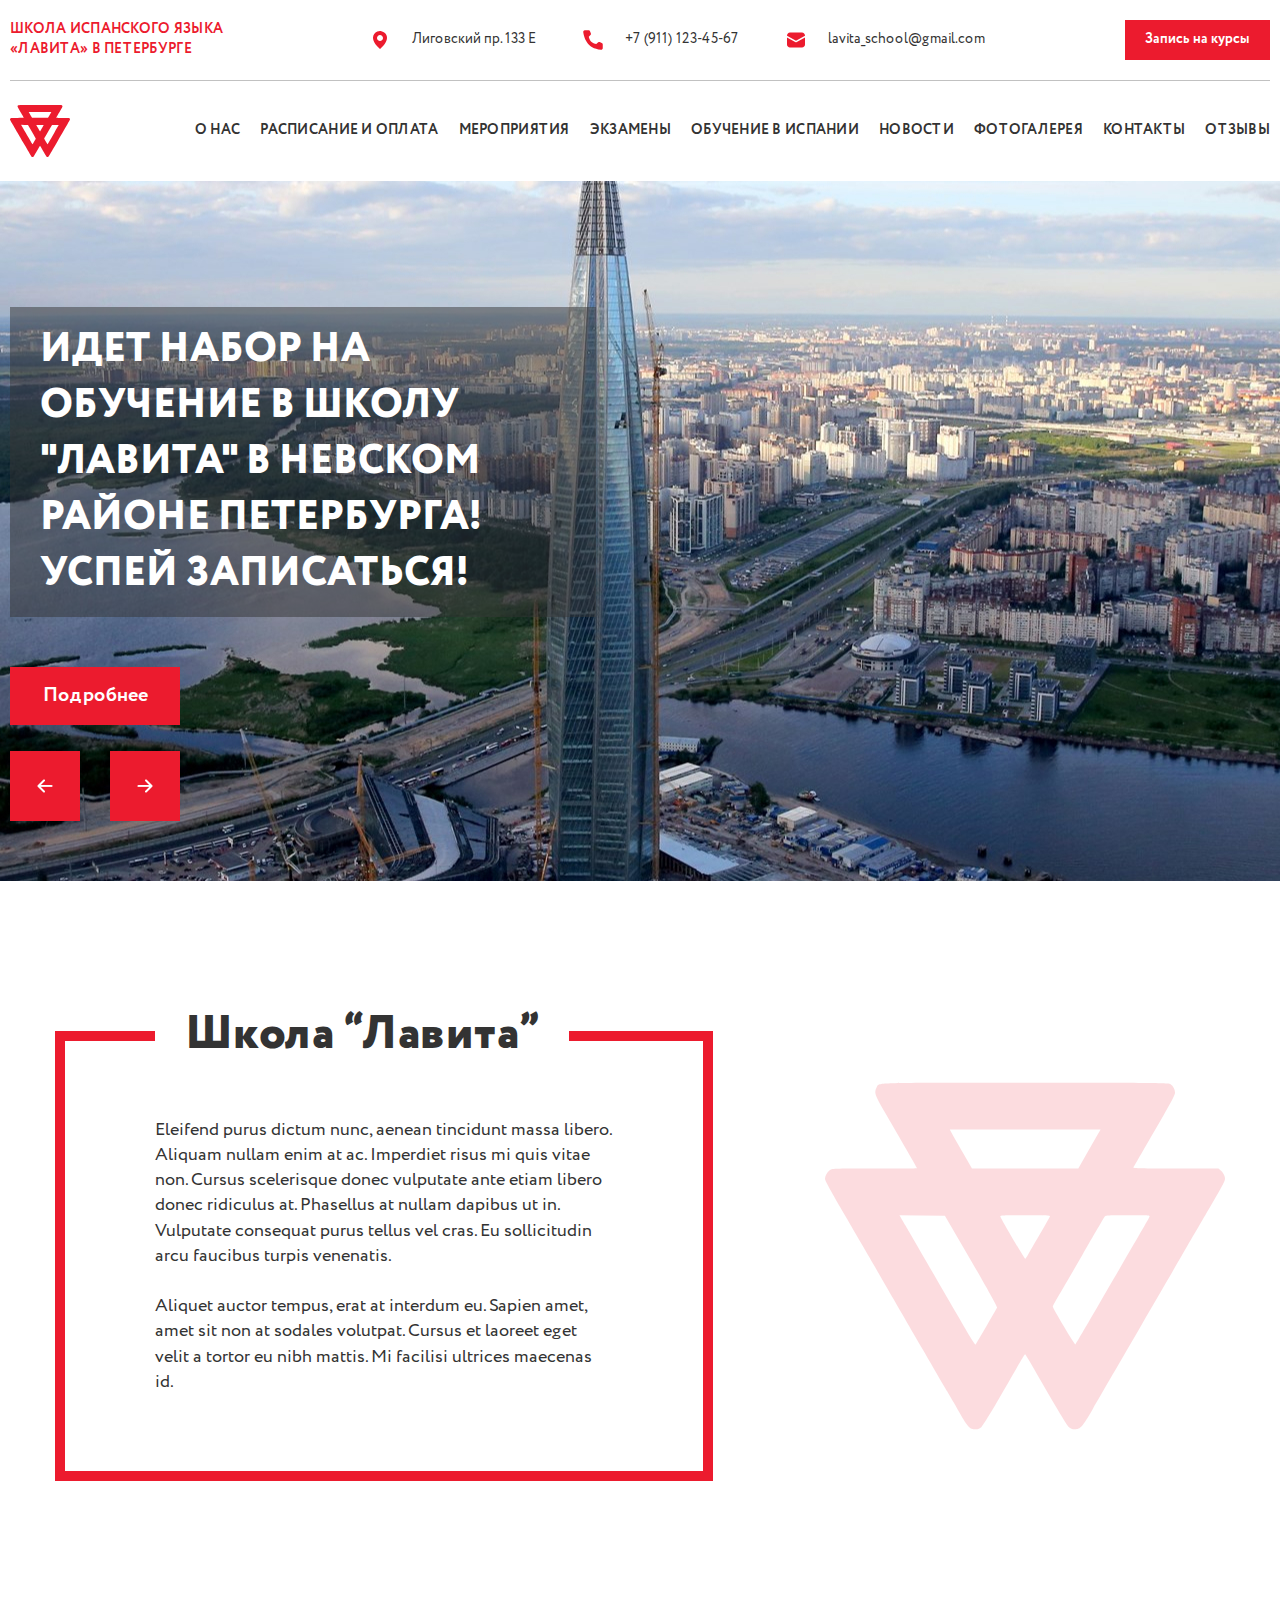
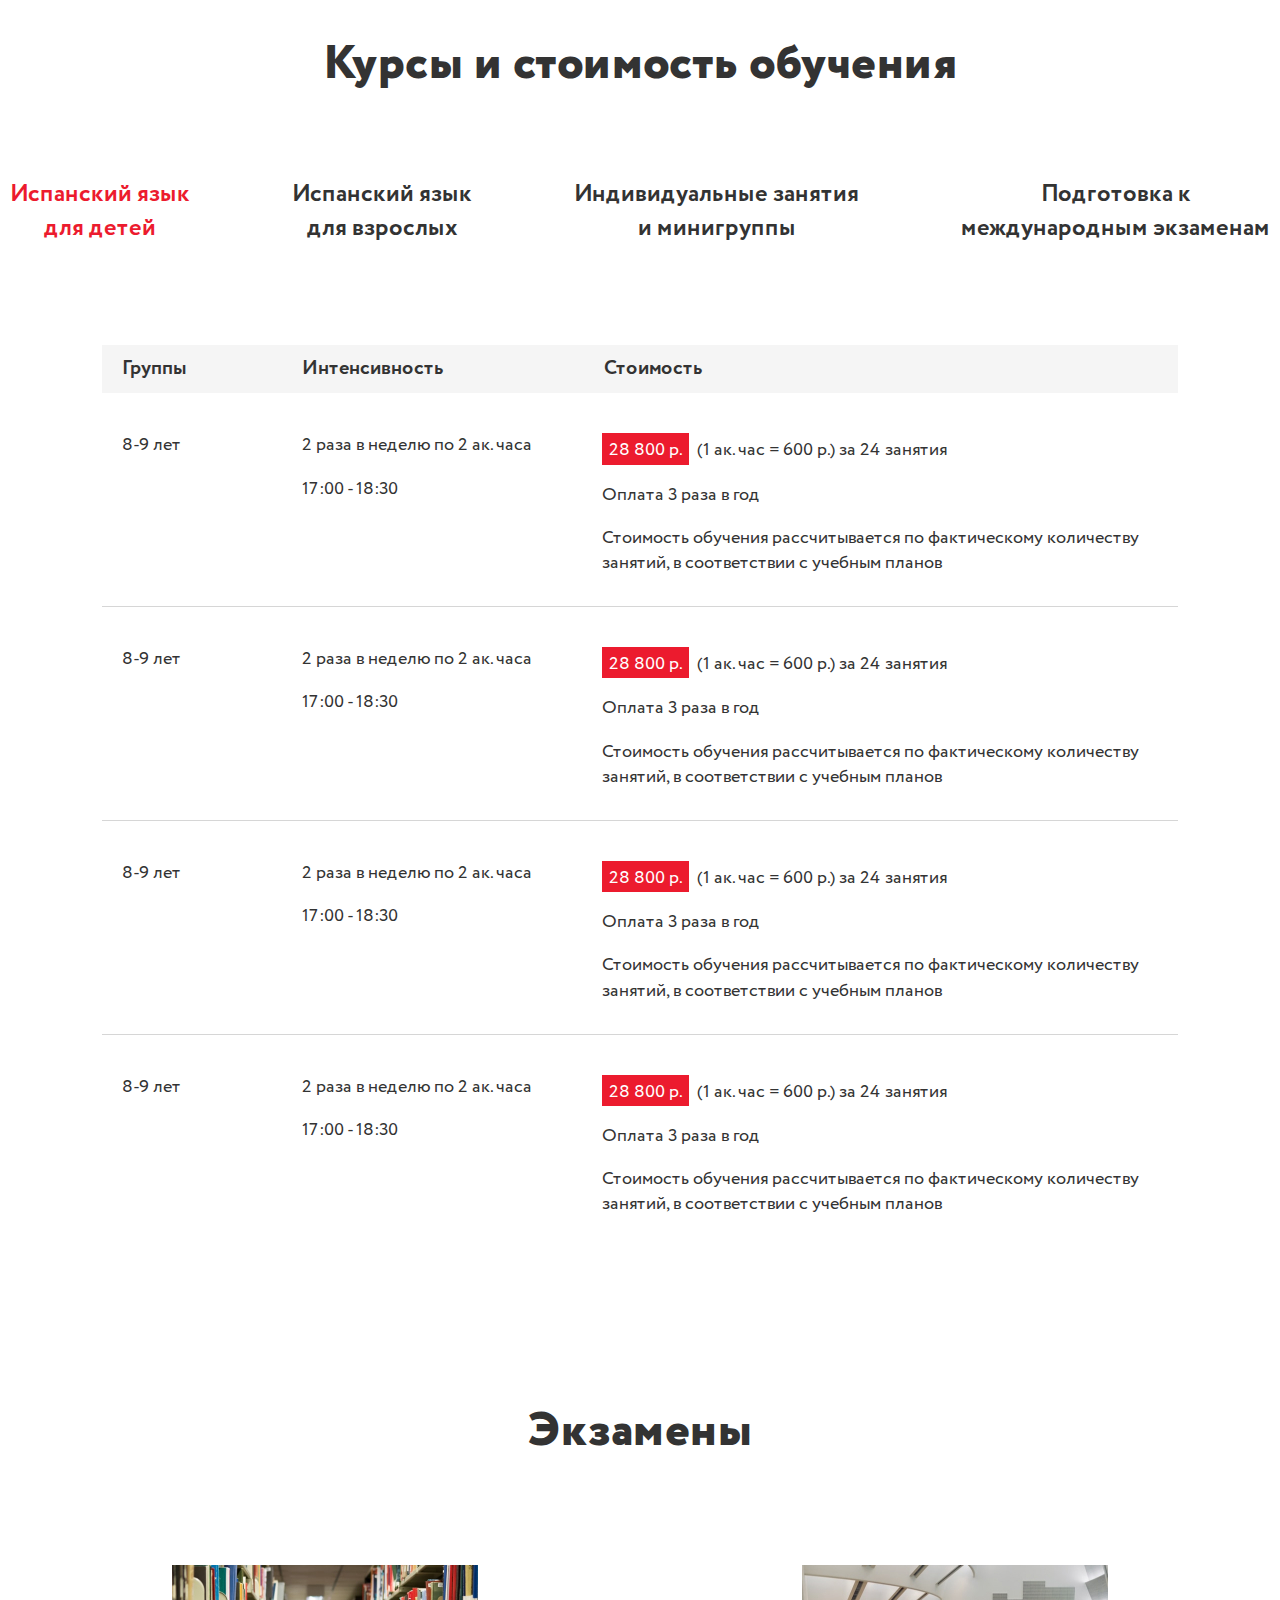
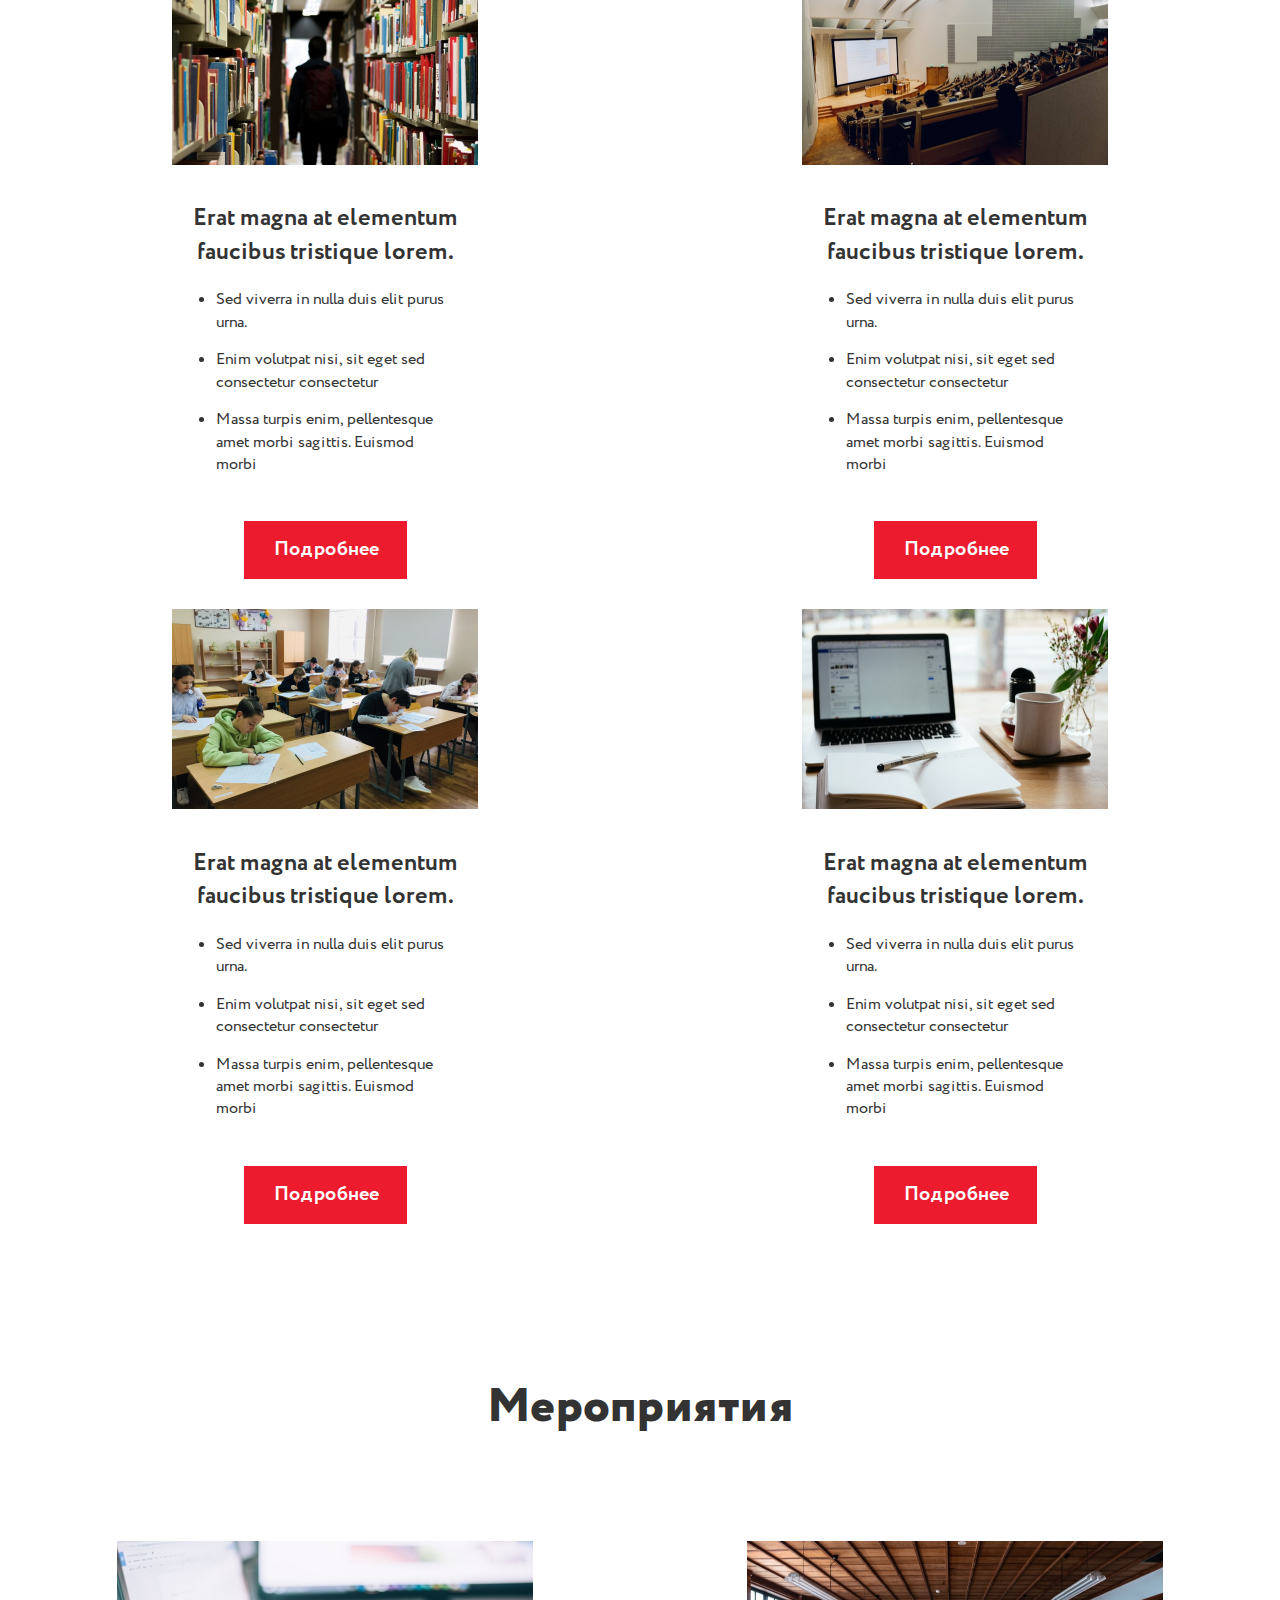
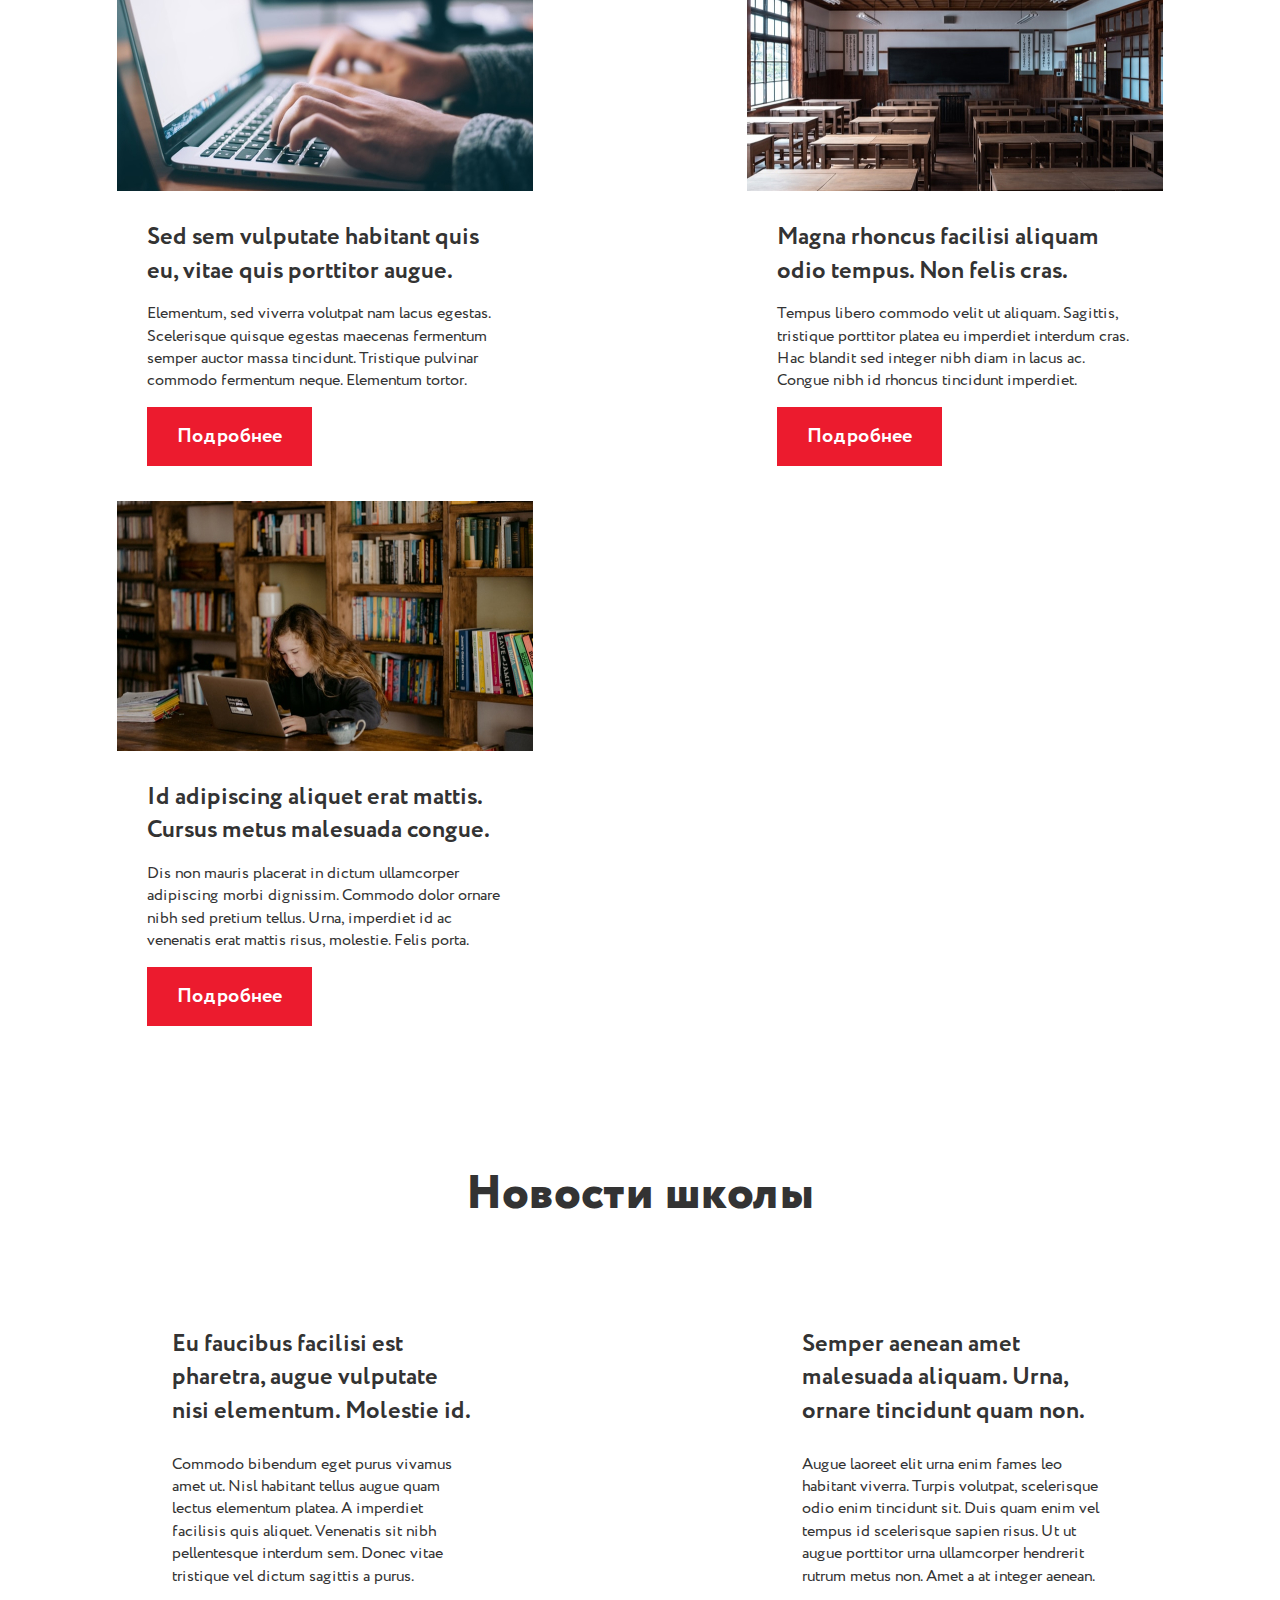
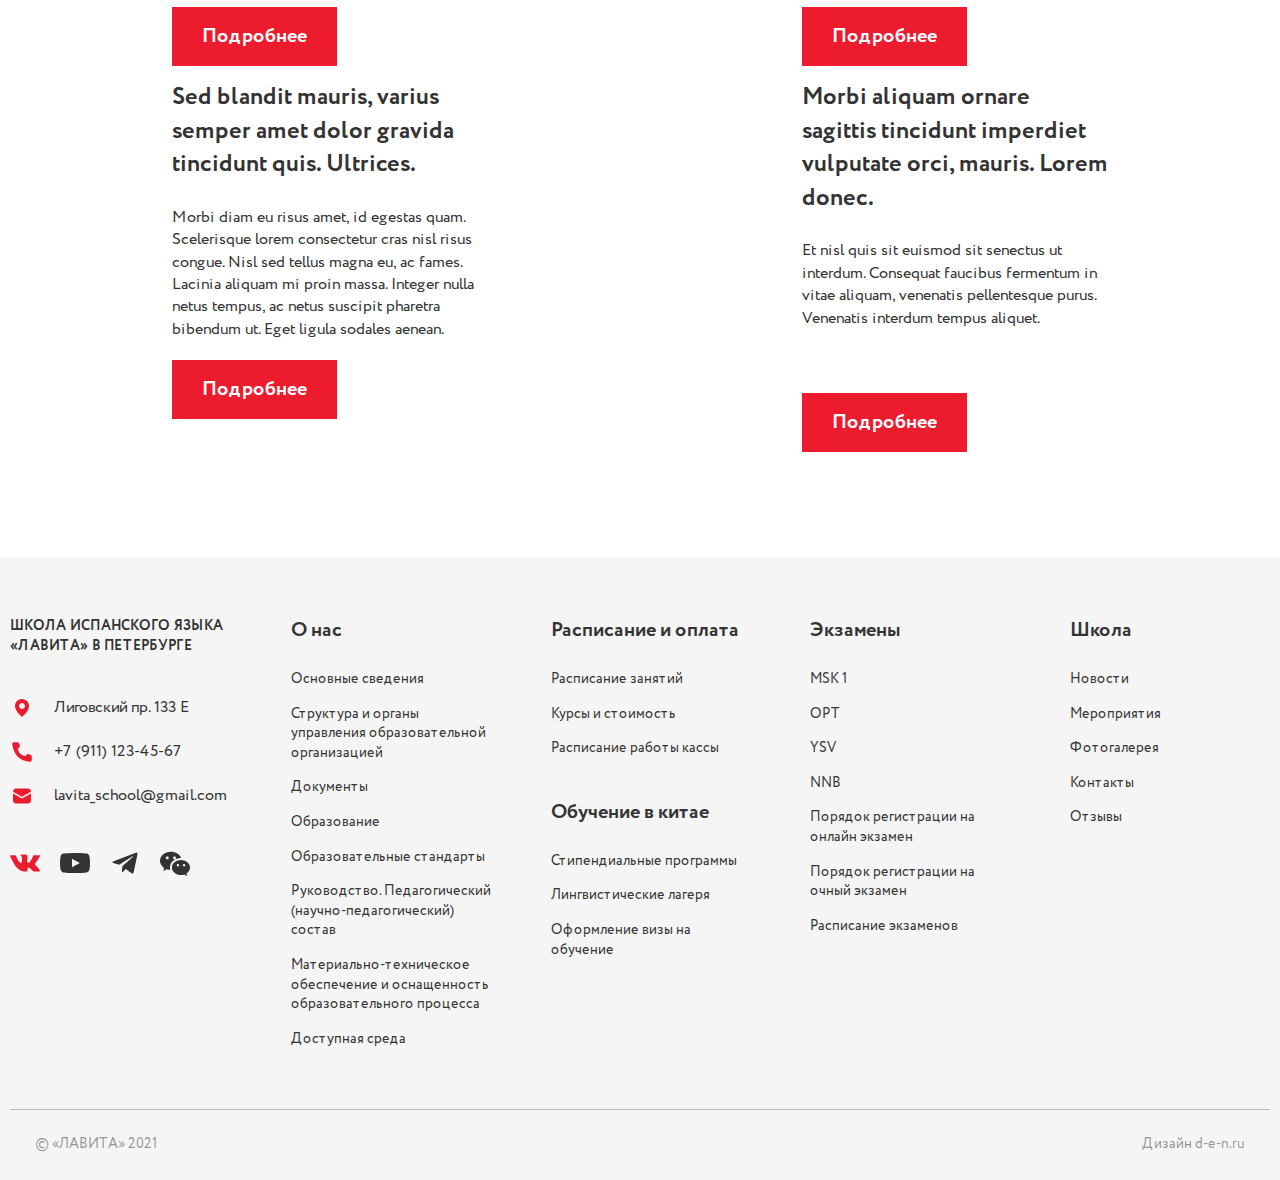
<file: index.html>
<!DOCTYPE html>
<html lang="ru">
<head>
    <meta charset="UTF-8">
    <meta http-equiv="X-UA-Compatible" content="IE=edge">
    <meta name="viewport" content="width=device-width, initial-scale=1.0">
    <title>Language School Home</title>
    <link rel="stylesheet" href="https://cdn.jsdelivr.net/npm/swiper@9/swiper-bundle.min.css" />
    <link rel="stylesheet" href="assets/css/fonts.css">
    <link rel="stylesheet" href="assets/css/style.css">
</head>
<body>
    <div class="wrapper">
        <header class="header">
            <div class="container">
                <div class="header__inner">
                    <div class="header__top">
                        <p class="header__top-name">ШКОЛА испанского ЯЗЫКА «ЛаВИта» в петербурге</p>
                        <div class="header__contacts">
                            <p class="header__contacts-text">
                                <img src="assets/images/location.svg" class="header__contacts-img">
                                Лиговский пр. 133 Е
                            </p>
                            <p class="header__contacts-text">
                                <img src="assets/images/phone.svg" class="header__contacts-img">
                                <a href="tel:79111234567" class="header__contacts-link">+7 (911) 123-45-67</a>
                            </p>
                            <p class="header__contacts-text">
                                <img src="assets/images/mail.svg" class="header__contacts-img">
                                lavita_school@gmail.com
                            </p>
                        </div>
                        <a href="#" class="header__top-link">Запись на курсы</a>
                    </div>
                    <div class="header__bottom">
                        <a href="index.html" class="header__logo">
                            <img src="assets/images/logo.svg" class="header__logo-img">
                        </a>
                        <button class="burger-btn" id="burger-btn-open">
                            <span class="burger-span"></span>
                            <span class="burger-span"></span>
                            <span class="burger-span"></span>
                        </button>
                        <ul class="header__list">
                            <li class="header__list-item"><a href="#" class="header__list-link">О нас</a></li>
                            <li class="header__list-item"><a href="#" class="header__list-link">Расписание и оплата</a></li>
                            <li class="header__list-item"><a href="#" class="header__list-link">Мероприятия</a></li>
                            <li class="header__list-item"><a href="#" class="header__list-link">Экзамены</a></li>
                            <li class="header__list-item"><a href="service.html" class="header__list-link">Обучение в испании</a></li>
                            <li class="header__list-item"><a href="#" class="header__list-link">Новости</a></li>
                            <li class="header__list-item"><a href="content.html" class="header__list-link">Фотогалерея</a></li>
                            <li class="header__list-item"><a href="contacts.html" class="header__list-link">Контакты</a></li>
                            <li class="header__list-item"><a href="content.html" class="header__list-link">Отзывы</a></li>
                        </ul>
                    </div>
                </div>
            </div>
        </header>
        <main class="main">
            <section class="burger__menu" id="burger__menu">
                <div class="burger__inner">
                    <button class="burger__menu-btn" id="burger-btn-hide">
                        <img src="assets/images/hide.svg" class="burger__menu-img">
                    </button>
                    <a href="service.html" class="burger-link">Обучение в испании</a>
                    <a href="contacts.html" class="burger-link">Контакты</a>
                    <a href="content.html" class="burger-link">Фотогалерея</a>
                </div>
            </section>
            <section class="firstScreen">
                <div class="swiper mySwiper">

                    <div class="swiper-wrapper">
                        <div class="swiper-slide slide-1">
                            <div class="container">
                                <div class="slide-1__textBox">
                                    <h1 class="slide-1-title">ИДЕТ НАБОР НА ОБУЧЕНИЕ В ШКОЛУ "ЛАВИТА" В НЕВСКОМ РАЙОНЕ ПЕТЕРБУРГА! УСПЕЙ ЗАПИСАТЬСЯ!</h1>
                                </div>
                                <a href="#" class="slide-1-link">Подробнее</a>
                            </div>
                        </div>
                        <div class="swiper-slide slide-1">
                            <div class="container">
                                <div class="slide-1__textBox">
                                    <h1 class="slide-1-title">ИДЕТ НАБОР НА ОБУЧЕНИЕ В ШКОЛУ "ЛАВИТА" В НЕВСКОМ РАЙОНЕ ПЕТЕРБУРГА! УСПЕЙ ЗАПИСАТЬСЯ!</h1>
                                </div>
                                <a href="#" class="slide-1-link">Подробнее</a>
                            </div>
                        </div>
                    </div>
                    <div class="swiper-btn-prev"></div>
                    <div class="swiper-btn-next"></div>
                </div>
            </section>
            <section class="aboutUs">
                <div class="container">
                    <div class="aboutUs__inner">
                        <div class="aboutUs__textBox">
                            <h2 class="aboutUs__textBox-title">Школа “Лавита”</h2>
                            <p class="aboutUs__textBox-text">
                                Eleifend purus dictum nunc, aenean tincidunt massa libero. Aliquam nullam enim at ac. Imperdiet risus mi quis vitae non. Cursus scelerisque donec vulputate ante etiam libero donec ridiculus at. Phasellus at nullam dapibus ut in. Vulputate consequat purus tellus vel cras. Eu sollicitudin arcu faucibus turpis venenatis.
                                <br><br>
                                Aliquet auctor tempus, erat at interdum eu. Sapien amet, amet sit non at sodales volutpat. Cursus et laoreet eget velit a tortor eu nibh mattis. Mi facilisi ultrices maecenas id.
                            </p>
                        </div>
                        <img src="assets/images/big-Logo.svg" class="aboutUs-img">
                    </div>
                </div>
            </section>
            <section class="tabs">
                <div class="container">
                    <div class="tabs__inner">
                        <h2 class="tabs-title">Курсы и стоимость обучения</h2>
                        <div class="tabs__btnBox">
                            <button data-button="content-1" class="tabs__btnBox-btn --active-btn">Испанский язык<br>для детей</button>
                            <button data-button="content-2" class="tabs__btnBox-btn">Испанский язык<br>для взрослых</button>
                            <button data-button="content-3" class="tabs__btnBox-btn">Индивидуальные занятия<br>и минигруппы</button>
                            <button data-button="content-4" class="tabs__btnBox-btn">Подготовка к<br>международным экзаменам</button>
                        </div>
                        <div class="tabs__contentBox">
                            <div class="tabs__content-table">
                                <p class="tabs__content-table-name">Группы</p>
                                <p class="tabs__content-table-name">Интенсивность</p>
                                <p class="tabs__content-table-name">Стоимость</p>
                            </div>
                            <div id="content-1" class="tabs__content --active-content">
                                <div class="tabs__content-card">
                                    <div class="tabs__old">
                                        <p class="tabs__old-text">8-9 лет</p>
                                    </div>
                                    <div class="tabs__intensity">
                                        <p class="tabs__intensity-text">2 раза в неделю по 2 ак. часа</p>
                                        <p class="tabs__intensity-text">17:00 - 18:30</p>
                                    </div>
                                    <div class="tabs__price">
                                        <p class="tabs__price-text"><span class="tabs__price-price">28 800 р.</span>(1 ак. час = 600 р.) за 24 занятия</p>
                                        <p class="tabs__price-text">Оплата 3 раза в год</p>
                                        <p class="tabs__price-text">Стоимость обучения рассчитывается по фактическому количеству занятий, в соответствии с учебным планов</p>
                                    </div>
                                </div>
                                <div class="tabs__content-card">
                                    <div class="tabs__old">
                                        <p class="tabs__old-text">8-9 лет</p>
                                    </div>
                                    <div class="tabs__intensity">
                                        <p class="tabs__intensity-text">2 раза в неделю по 2 ак. часа</p>
                                        <p class="tabs__intensity-text">17:00 - 18:30</p>
                                    </div>
                                    <div class="tabs__price">
                                        <p class="tabs__price-text"><span class="tabs__price-price">28 800 р.</span>(1 ак. час = 600 р.) за 24 занятия</p>
                                        <p class="tabs__price-text">Оплата 3 раза в год</p>
                                        <p class="tabs__price-text">Стоимость обучения рассчитывается по фактическому количеству занятий, в соответствии с учебным планов</p>
                                    </div>
                                </div>
                                <div class="tabs__content-card">
                                    <div class="tabs__old">
                                        <p class="tabs__old-text">8-9 лет</p>
                                    </div>
                                    <div class="tabs__intensity">
                                        <p class="tabs__intensity-text">2 раза в неделю по 2 ак. часа</p>
                                        <p class="tabs__intensity-text">17:00 - 18:30</p>
                                    </div>
                                    <div class="tabs__price">
                                        <p class="tabs__price-text"><span class="tabs__price-price">28 800 р.</span>(1 ак. час = 600 р.) за 24 занятия</p>
                                        <p class="tabs__price-text">Оплата 3 раза в год</p>
                                        <p class="tabs__price-text">Стоимость обучения рассчитывается по фактическому количеству занятий, в соответствии с учебным планов</p>
                                    </div>
                                </div>
                                <div class="tabs__content-card">
                                    <div class="tabs__old">
                                        <p class="tabs__old-text">8-9 лет</p>
                                    </div>
                                    <div class="tabs__intensity">
                                        <p class="tabs__intensity-text">2 раза в неделю по 2 ак. часа</p>
                                        <p class="tabs__intensity-text">17:00 - 18:30</p>
                                    </div>
                                    <div class="tabs__price">
                                        <p class="tabs__price-text"><span class="tabs__price-price">28 800 р.</span>(1 ак. час = 600 р.) за 24 занятия</p>
                                        <p class="tabs__price-text">Оплата 3 раза в год</p>
                                        <p class="tabs__price-text">Стоимость обучения рассчитывается по фактическому количеству занятий, в соответствии с учебным планов</p>
                                    </div>
                                </div>
                            </div>
                            <div id="content-2" class="tabs__content">
                                <div class="tabs__content-card">
                                    <div class="tabs__old">
                                        <p class="tabs__old-text">8-9 лет</p>
                                    </div>
                                    <div class="tabs__intensity">
                                        <p class="tabs__intensity-text">2 раза в неделю по 2 ак. часа</p>
                                        <p class="tabs__intensity-text">17:00 - 18:30</p>
                                    </div>
                                    <div class="tabs__price">
                                        <p class="tabs__price-text"><span class="tabs__price-price">28 800 р.</span>(1 ак. час = 600 р.) за 24 занятия</p>
                                        <p class="tabs__price-text">Оплата 3 раза в год</p>
                                        <p class="tabs__price-text">Стоимость обучения рассчитывается по фактическому количеству занятий, в соответствии с учебным планов</p>
                                    </div>
                                </div>
                            </div>
                            <div id="content-3" class="tabs__content">
                                <div class="tabs__content-card">
                                    <div class="tabs__old">
                                        <p class="tabs__old-text">8-9 лет</p>
                                    </div>
                                    <div class="tabs__intensity">
                                        <p class="tabs__intensity-text">2 раза в неделю по 2 ак. часа</p>
                                        <p class="tabs__intensity-text">17:00 - 18:30</p>
                                    </div>
                                    <div class="tabs__price">
                                        <p class="tabs__price-text"><span class="tabs__price-price">28 800 р.</span>(1 ак. час = 600 р.) за 24 занятия</p>
                                        <p class="tabs__price-text">Оплата 3 раза в год</p>
                                        <p class="tabs__price-text">Стоимость обучения рассчитывается по фактическому количеству занятий, в соответствии с учебным планов</p>
                                    </div>
                                </div>
                                <div class="tabs__content-card">
                                    <div class="tabs__old">
                                        <p class="tabs__old-text">8-9 лет</p>
                                    </div>
                                    <div class="tabs__intensity">
                                        <p class="tabs__intensity-text">2 раза в неделю по 2 ак. часа</p>
                                        <p class="tabs__intensity-text">17:00 - 18:30</p>
                                    </div>
                                    <div class="tabs__price">
                                        <p class="tabs__price-text"><span class="tabs__price-price">28 800 р.</span>(1 ак. час = 600 р.) за 24 занятия</p>
                                        <p class="tabs__price-text">Оплата 3 раза в год</p>
                                        <p class="tabs__price-text">Стоимость обучения рассчитывается по фактическому количеству занятий, в соответствии с учебным планов</p>
                                    </div>
                                </div>
                            </div>
                            <div id="content-4" class="tabs__content">
                                <div class="tabs__content-card">
                                    <div class="tabs__old">
                                        <p class="tabs__old-text">8-9 лет</p>
                                    </div>
                                    <div class="tabs__intensity">
                                        <p class="tabs__intensity-text">2 раза в неделю по 2 ак. часа</p>
                                        <p class="tabs__intensity-text">17:00 - 18:30</p>
                                    </div>
                                    <div class="tabs__price">
                                        <p class="tabs__price-text"><span class="tabs__price-price">28 800 р.</span>(1 ак. час = 600 р.) за 24 занятия</p>
                                        <p class="tabs__price-text">Оплата 3 раза в год</p>
                                        <p class="tabs__price-text">Стоимость обучения рассчитывается по фактическому количеству занятий, в соответствии с учебным планов</p>
                                    </div>
                                </div>
                                <div class="tabs__content-card">
                                    <div class="tabs__old">
                                        <p class="tabs__old-text">8-9 лет</p>
                                    </div>
                                    <div class="tabs__intensity">
                                        <p class="tabs__intensity-text">2 раза в неделю по 2 ак. часа</p>
                                        <p class="tabs__intensity-text">17:00 - 18:30</p>
                                    </div>
                                    <div class="tabs__price">
                                        <p class="tabs__price-text"><span class="tabs__price-price">28 800 р.</span>(1 ак. час = 600 р.) за 24 занятия</p>
                                        <p class="tabs__price-text">Оплата 3 раза в год</p>
                                        <p class="tabs__price-text">Стоимость обучения рассчитывается по фактическому количеству занятий, в соответствии с учебным планов</p>
                                    </div>
                                </div>
                                <div class="tabs__content-card">
                                    <div class="tabs__old">
                                        <p class="tabs__old-text">8-9 лет</p>
                                    </div>
                                    <div class="tabs__intensity">
                                        <p class="tabs__intensity-text">2 раза в неделю по 2 ак. часа</p>
                                        <p class="tabs__intensity-text">17:00 - 18:30</p>
                                    </div>
                                    <div class="tabs__price">
                                        <p class="tabs__price-text"><span class="tabs__price-price">28 800 р.</span>(1 ак. час = 600 р.) за 24 занятия</p>
                                        <p class="tabs__price-text">Оплата 3 раза в год</p>
                                        <p class="tabs__price-text">Стоимость обучения рассчитывается по фактическому количеству занятий, в соответствии с учебным планов</p>
                                    </div>
                                </div>
                            </div>
                        </div>
                    </div>
                </div>
            </section>
            <section class="exams">
                <div class="container">
                    <div class="exams__inner">
                        <h2 class="exams-title">Экзамены</h2>
                        <div class="exams__content">
                            <div class="exams-card">
                                <img src="assets/images/card-1.jpg" class="exams-card-img">
                                <div class="exams-card__textBox">
                                    <h2 class="exams-card-title">Erat magna at elementum faucibus tristique lorem.</h2>
                                    <ul class="exams-card__list">
                                        <li class="exams-card__list-item">Sed viverra in nulla duis elit purus urna. </li>
                                        <li class="exams-card__list-item">Enim volutpat nisi, sit eget sed consectetur consectetur</li>
                                        <li class="exams-card__list-item">Massa turpis enim, pellentesque amet morbi sagittis. Euismod morbi</li>
                                    </ul>
                                    <a href="#" class="exams-card-link">Подробнее</a>
                                </div>
                            </div>
                            <div class="exams-card">
                                <img src="assets/images/card-2.jpg" class="exams-card-img">
                                <div class="exams-card__textBox">
                                    <h2 class="exams-card-title">Erat magna at elementum faucibus tristique lorem.</h2>
                                    <ul class="exams-card__list">
                                        <li class="exams-card__list-item">Sed viverra in nulla duis elit purus urna. </li>
                                        <li class="exams-card__list-item">Enim volutpat nisi, sit eget sed consectetur consectetur</li>
                                        <li class="exams-card__list-item">Massa turpis enim, pellentesque amet morbi sagittis. Euismod morbi</li>
                                    </ul>
                                    <a href="#" class="exams-card-link">Подробнее</a>
                                </div>
                            </div>
                            <div class="exams-card">
                                <img src="assets/images/card-3.jpg" class="exams-card-img">
                                <div class="exams-card__textBox">
                                    <h2 class="exams-card-title">Erat magna at elementum faucibus tristique lorem.</h2>
                                    <ul class="exams-card__list">
                                        <li class="exams-card__list-item">Sed viverra in nulla duis elit purus urna. </li>
                                        <li class="exams-card__list-item">Enim volutpat nisi, sit eget sed consectetur consectetur</li>
                                        <li class="exams-card__list-item">Massa turpis enim, pellentesque amet morbi sagittis. Euismod morbi</li>
                                    </ul>
                                    <a href="#" class="exams-card-link">Подробнее</a>
                                </div>
                            </div>
                            <div class="exams-card">
                                <img src="assets/images/card-4.jpg" class="exams-card-img">
                                <div class="exams-card__textBox">
                                    <h2 class="exams-card-title">Erat magna at elementum faucibus tristique lorem.</h2>
                                    <ul class="exams-card__list">
                                        <li class="exams-card__list-item">Sed viverra in nulla duis elit purus urna. </li>
                                        <li class="exams-card__list-item">Enim volutpat nisi, sit eget sed consectetur consectetur</li>
                                        <li class="exams-card__list-item">Massa turpis enim, pellentesque amet morbi sagittis. Euismod morbi</li>
                                    </ul>
                                    <a href="#" class="exams-card-link">Подробнее</a>
                                </div>
                            </div>
                        </div>
                    </div>
                </div>
            </section>
            <section class="events">
                <div class="container">
                    <div class="events__inner">
                        <h2 class="events-title">Мероприятия</h2>
                        <div class="events__content">
                            <div class="events-card">
                                <img src="assets/images/events-1.jpg" class="events-card-img">
                                <div class="events-card__textBox">
                                    <h2 class="events-card-title">Sed sem vulputate habitant quis eu, vitae quis porttitor augue. </h2>
                                    <p class="events-card-text">Elementum, sed viverra volutpat nam lacus egestas. Scelerisque quisque egestas maecenas fermentum semper auctor massa tincidunt. Tristique pulvinar commodo fermentum neque. Elementum tortor.</p>
                                    <a href="#" class="events-card-link">Подробнее</a>
                                </div>
                            </div>
                            <div class="events-card">
                                <img src="assets/images/events-2.jpg" class="events-card-img">
                                <div class="events-card__textBox">
                                    <h2 class="events-card-title">Magna rhoncus facilisi aliquam odio tempus. Non felis cras.</h2>
                                    <p class="events-card-text">Tempus libero commodo velit ut aliquam. Sagittis, tristique porttitor platea eu imperdiet interdum cras. Hac blandit sed integer nibh diam in lacus ac. Congue nibh id rhoncus tincidunt imperdiet.</p>
                                    <a href="#" class="events-card-link">Подробнее</a>
                                </div>
                            </div>
                            <div class="events-card">
                                <img src="assets/images/events-3.jpg" class="events-card-img">
                                <div class="events-card__textBox">
                                    <h2 class="events-card-title">Id adipiscing aliquet erat mattis. Cursus metus malesuada congue.</h2>
                                    <p class="events-card-text">Dis non mauris placerat in dictum ullamcorper adipiscing morbi dignissim. Commodo dolor ornare nibh sed pretium tellus. Urna, imperdiet id ac venenatis erat mattis risus, molestie. Felis porta.</p>
                                    <a href="#" class="events-card-link">Подробнее</a>
                                </div>
                            </div>
                        </div>
                    </div>
                </div>
            </section>
            <section class="news">
                <div class="container">
                    <div class="news__inner">
                        <h2 class="news-title">Новости школы</h2>
                        <div class="news__content">
                            <div class="news-card">
                                <h2 class="news-card-title">Eu faucibus facilisi est pharetra, augue vulputate nisi elementum. Molestie id.</h2>
                                <p class="news-card-text">Commodo bibendum eget purus vivamus amet ut. Nisl habitant tellus augue quam lectus elementum platea. A imperdiet facilisis quis aliquet. Venenatis sit nibh pellentesque interdum sem. Donec vitae tristique vel dictum sagittis a purus. </p>
                                <a href="#" class="news-card-link">Подробнее</a>
                            </div>
                            <div class="news-card">
                                <h2 class="news-card-title">Semper aenean amet malesuada aliquam. Urna, ornare tincidunt quam non. </h2>
                                <p class="news-card-text">Augue laoreet elit urna enim fames leo habitant viverra. Turpis volutpat, scelerisque odio enim tincidunt sit. Duis quam enim vel tempus id scelerisque sapien risus. Ut ut augue porttitor urna ullamcorper hendrerit rutrum metus non. Amet a at integer aenean.</p>
                                <a href="#" class="news-card-link">Подробнее</a>
                            </div>
                            <div class="news-card">
                                <h2 class="news-card-title">Sed blandit mauris, varius semper amet dolor gravida tincidunt quis. Ultrices.</h2>
                                <p class="news-card-text">Morbi diam eu risus amet, id egestas quam. Scelerisque lorem consectetur cras nisl risus congue. Nisl sed tellus magna eu, ac fames. Lacinia aliquam mi proin massa. Integer nulla netus tempus, ac netus suscipit pharetra bibendum ut. Eget ligula sodales aenean.</p>
                                <a href="#" class="news-card-link">Подробнее</a>
                            </div>
                            <div class="news-card">
                                <h2 class="news-card-title">Morbi aliquam ornare sagittis tincidunt imperdiet vulputate orci, mauris. Lorem donec.</h2>
                                <p style="margin-bottom: 79px;" class="news-card-text">Et nisl quis sit euismod sit senectus ut interdum. Consequat faucibus fermentum in vitae aliquam, venenatis pellentesque purus. Venenatis interdum tempus aliquet.</p>
                                <a href="#" class="news-card-link">Подробнее</a>
                            </div>
                        </div>
                    </div>
                </div>
            </section>
        </main>
        <footer class="footer">
            <div class="container">
                <div class="footer__inner">
                    <div class="footer__top">
                        <div class="footer__contacts">
                            <h2 class="footer__contacts-title">ШКОЛА испанского ЯЗЫКА «ЛаВИта» в петербурге</h2>
                            <p class="footer__contacts-text">
                                <img src="assets/images/location.svg" class="footer__contacts-img">
                                Лиговский пр. 133 Е
                            </p>
                            <p class="footer__contacts-text">
                                <img src="assets/images/phone.svg" class="footer__contacts-img">
                                +7 (911) 123-45-67
                            </p>
                            <p class="footer__contacts-text">
                                <img src="assets/images/mail.svg" class="footer__contacts-img">
                                lavita_school@gmail.com
                            </p>
                            <div class="footer__social">
                                <a href="#" class="footer__social-link">
                                    <img src="assets/images/vk.svg" class="footer__social-img">
                                </a>
                                <a href="#" class="footer__social-link">
                                    <img src="assets/images/youtube.svg" class="footer__social-img">
                                </a>
                                <a href="#" class="footer__social-link">
                                    <img src="assets/images/telegram.svg" class="footer__social-img">
                                </a>
                                <a href="#" class="footer__social-link">
                                    <img src="assets/images/wechat.svg" class="footer__social-img">
                                </a>
                            </div>
                        </div>
                        <div class="footer__box">
                            <h2 class="footer__box-title">О нас</h2>
                            <a href="service.html" class="footer__box-text">Основные сведения</a>
                            <a href="#" class="footer__box-text">Структура и органы управления образовательной организацией</p>
                            <a href="#" class="footer__box-text">Документы</a>
                            <a href="#" class="footer__box-text">Образование</a>
                            <a href="#" class="footer__box-text">Образовательные стандарты</a>
                            <a href="#" class="footer__box-text">Руководство. Педагогический (научно-педагогический) состав</a>
                            <a href="#" class="footer__box-text">Материально-техническое обеспечение и оснащенность образовательного процесса</a>
                            <a href="#" class="footer__box-text">Доступная среда</a>
                        </div>
                        <div class="footer__box">
                            <h2 class="footer__box-title">Расписание и оплата</h2>
                            <a href="#" class="footer__box-text">Расписание занятий</a>
                            <a href="#" class="footer__box-text">Курсы и стоимость</a>
                            <a href="#" class="footer__box-text">Расписание работы кассы</a>
                            <h2 class="footer__box-title footer__box-title-2">Обучение в китае</h2>
                            <a href="#" class="footer__box-text">Стипендиальные программы</a>
                            <a href="#" class="footer__box-text">Лингвистические лагеря</a>
                            <a href="#" class="footer__box-text">Оформление визы на обучение</a>
                        </div>
                        <div class="footer__box">
                            <h2 class="footer__box-title">Экзамены</h2>
                            <a href="#" class="footer__box-text">MSK 1</a>
                            <a href="#" class="footer__box-text">OPT</a>
                            <a href="#" class="footer__box-text">YSV</a>
                            <a href="#" class="footer__box-text">NNB</a>
                            <a href="#" class="footer__box-text">Порядок регистрации на онлайн экзамен</a>
                            <a href="#" class="footer__box-text">Порядок регистрации на очный экзамен</a>
                            <a href="#" class="footer__box-text">Расписание экзаменов</a>
                        </div>
                        <div class="footer__box">
                            <h2 class="footer__box-title">Школа</h2>
                            <a href="#" class="footer__box-text">Новости</a>
                            <a href="#" class="footer__box-text">Мероприятия</a>
                            <a href="content.html" class="footer__box-text">Фотогалерея</a>
                            <a href="contacts.html" class="footer__box-text">Контакты</a>
                            <a href="content.html" class="footer__box-text">Отзывы</a>
                        </div>
                    </div>
                    <div class="footer__bottom">
                        <p class="footer__bottom-text">© «ЛАВИТА» 2021</p>
                        <p class="footer__bottom-text">Дизайн d-e-n.ru</p>
                    </div>
                </div>
            </div>
        </footer>
    </div>
</body>
    <script src="https://cdn.jsdelivr.net/npm/swiper@9/swiper-bundle.min.js"></script>
    <script src="assets/js/main.js"></script>
</html>
</file>
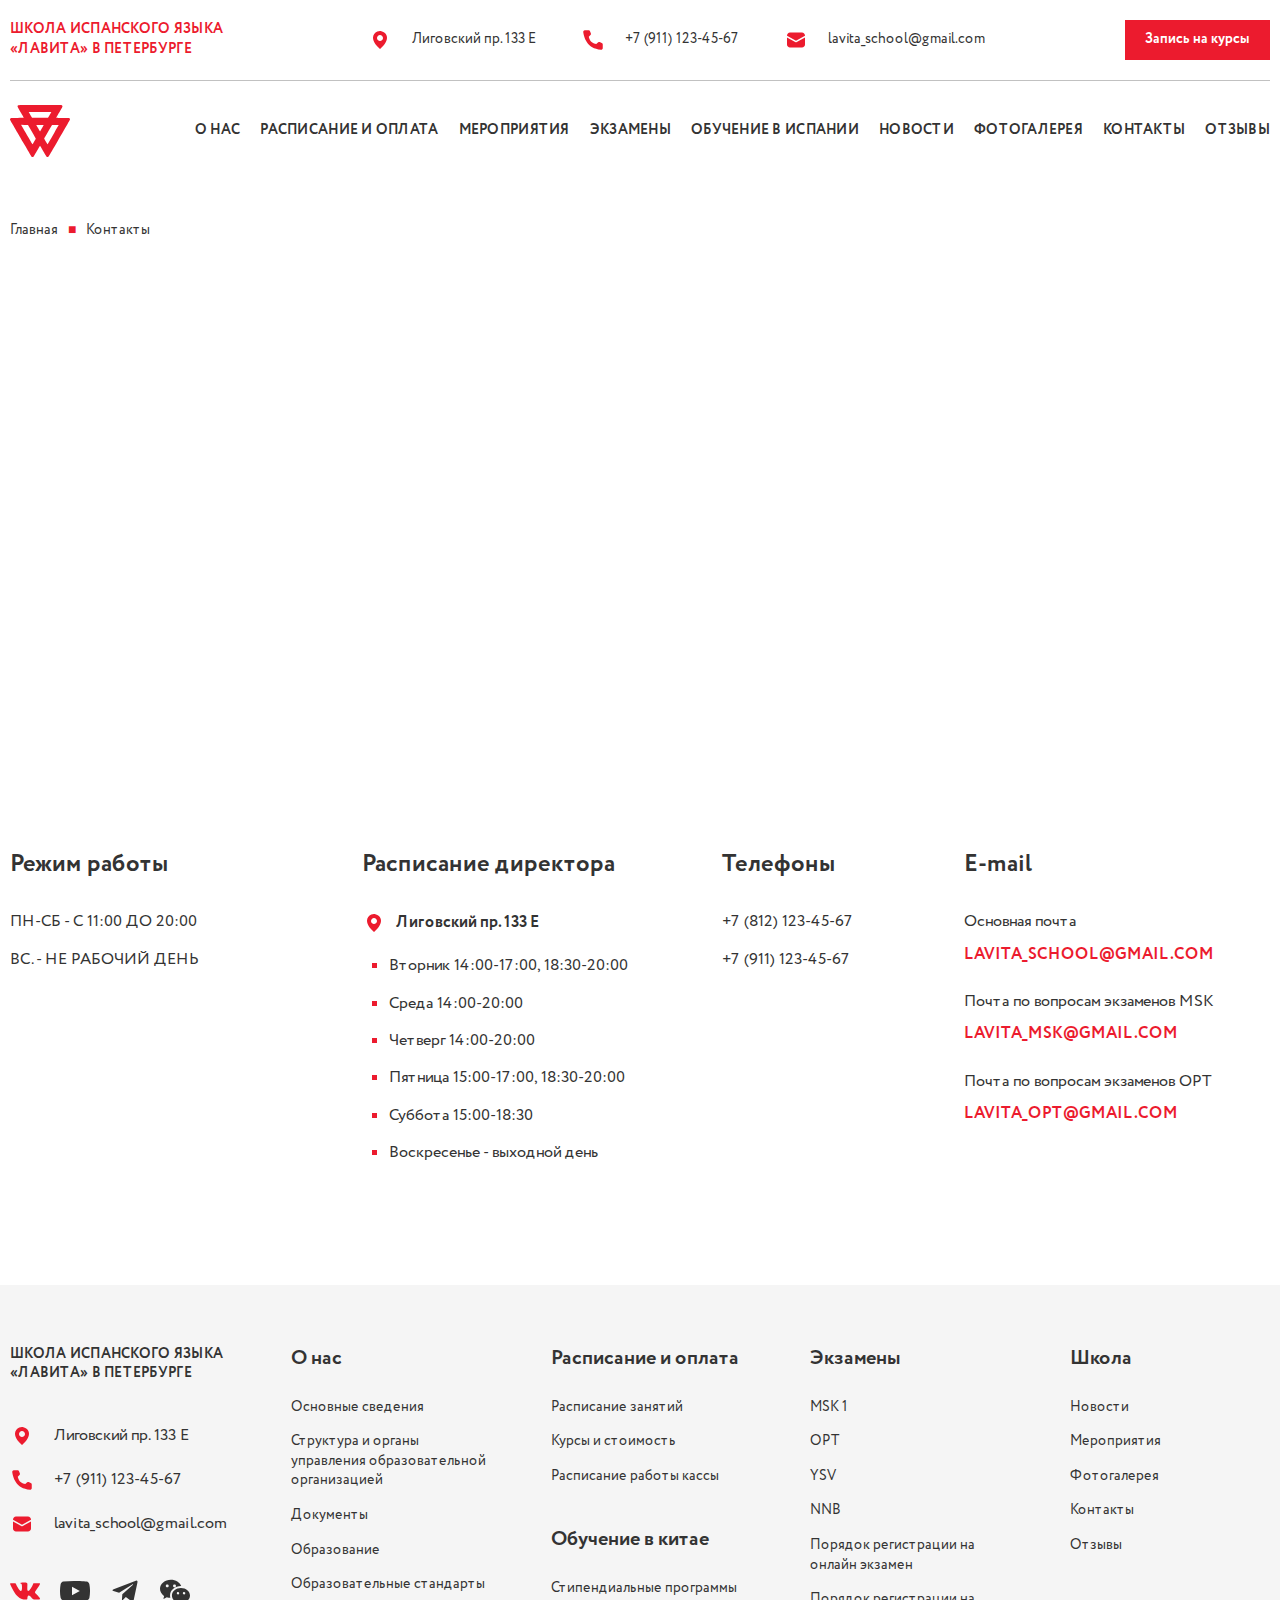
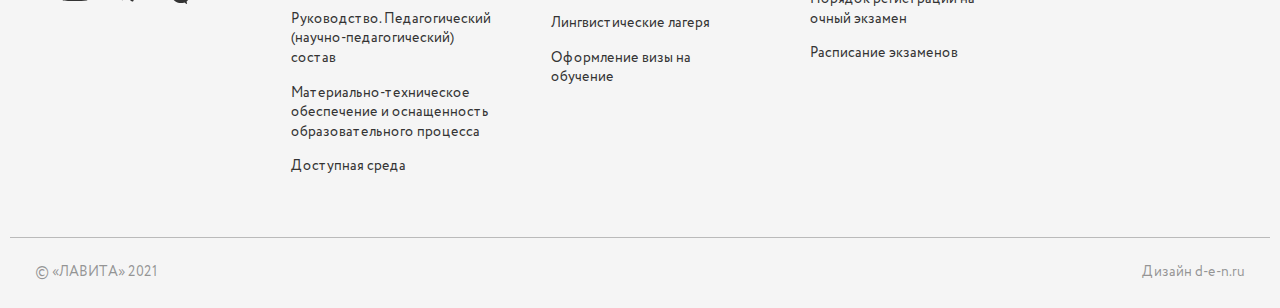
<file: contacts.html>
<!DOCTYPE html>
<html lang="ru">
<head>
    <meta charset="UTF-8">
    <meta http-equiv="X-UA-Compatible" content="IE=edge">
    <meta name="viewport" content="width=device-width, initial-scale=1.0">
    <title>Language School Contacts</title>
    <link rel="stylesheet" href="assets/css/fonts.css">
    <link rel="stylesheet" href="assets/css/style.css">
</head>
<body>
    <div class="wrapper">
        <header class="header">
            <div class="container">
                <div class="header__inner">
                    <div class="header__top">
                        <p class="header__top-name">ШКОЛА испанского ЯЗЫКА «ЛаВИта» в петербурге</p>
                        <div class="header__contacts">
                            <p class="header__contacts-text">
                                <img src="assets/images/location.svg" class="header__contacts-img">
                                Лиговский пр. 133 Е
                            </p>
                            <p class="header__contacts-text">
                                <img src="assets/images/phone.svg" class="header__contacts-img">
                                <a href="tel:79111234567" class="header__contacts-link">+7 (911) 123-45-67</a>
                            </p>
                            <p class="header__contacts-text">
                                <img src="assets/images/mail.svg" class="header__contacts-img">
                                lavita_school@gmail.com
                            </p>
                        </div>
                        <a href="#" class="header__top-link">Запись на курсы</a>
                    </div>
                    <div class="header__bottom">
                        <a href="index.html" class="header__logo">
                            <img src="assets/images/logo.svg" class="header__logo-img">
                        </a>
                        <button class="burger-btn" id="burger-btn-open">
                            <span class="burger-span"></span>
                            <span class="burger-span"></span>
                            <span class="burger-span"></span>
                        </button>
                        <ul class="header__list">
                            <li class="header__list-item"><a href="#" class="header__list-link">О нас</a></li>
                            <li class="header__list-item"><a href="#" class="header__list-link">Расписание и оплата</a></li>
                            <li class="header__list-item"><a href="#" class="header__list-link">Мероприятия</a></li>
                            <li class="header__list-item"><a href="#" class="header__list-link">Экзамены</a></li>
                            <li class="header__list-item"><a href="service.html" class="header__list-link">Обучение в испании</a></li>
                            <li class="header__list-item"><a href="#" class="header__list-link">Новости</a></li>
                            <li class="header__list-item"><a href="content.html" class="header__list-link">Фотогалерея</a></li>
                            <li class="header__list-item"><a href="contacts.html" class="header__list-link">Контакты</a></li>
                            <li class="header__list-item"><a href="content.html" class="header__list-link">Отзывы</a></li>
                        </ul>
                    </div>
                </div>
            </div>
        </header>
        <main class="main">
            <section class="burger__menu" id="burger__menu">
                <div class="burger__inner">
                    <button class="burger__menu-btn" id="burger-btn-hide">
                        <img src="assets/images/hide.svg" class="burger__menu-img">
                    </button>
                    <a href="service.html" class="burger-link">Обучение в испании</a>
                    <a href="contacts.html" class="burger-link">Контакты</a>
                    <a href="content.html" class="burger-link">Фотогалерея</a>
                </div>
            </section>
            <section class="contacts">
                <div class="container">
                    <div class="contacts__inner">
                        <p class="contacts-page"><a href="index.html">Главная</a><span>■</span><a href="contacts.html">Контакты</a></p>
                        <iframe class="contacts-map" src="https://www.google.com/maps/embed?pb=!1m18!1m12!1m3!1d3998.9997739883433!2d30.35886332296806!3d59.92384698144847!2m3!1f0!2f0!3f0!3m2!1i1024!2i768!4f13.1!3m3!1m2!1s0x469631b0dc723c25%3A0x80ee543f22297132!2z0JvQuNCz0L7QstGB0LrQuNC5INC_0YAuLCA1NtCRLCDQodCw0L3QutGCLdCf0LXRgtC10YDQsdGD0YDQsywg0KDQvtGB0YHQuNGPLCAxOTEwNDA!5e0!3m2!1sru!2sua!4v1683056612909!5m2!1sru!2sua" width="1300" height="500" style="border:0;" allowfullscreen="" loading="lazy" referrerpolicy="no-referrer-when-downgrade"></iframe>                        
                        <div class="contacts__contactbox">
                            <div class="contacts__box">
                                <h2 class="contacts__box-title">Режим работы</h2>
                                <p class="contacts__box-text">ПН-СБ - С 11:00 ДО 20:00</p>
                                <p class="contacts__box-text">ВС. - НЕ РАБОЧИЙ ДЕНЬ</p>
                            </div>
                            <div class="contacts__box">
                                <h2 class="contacts__box-title">Расписание директора</h2>
                                <p class="contacts__box-location">
                                    <img src="assets/images/location.svg" class="contacts__box-img"> 
                                    Лиговский пр. 133 Е
                                </p>
                                <ul class="contacts__box-list">
                                    <li class="contacts__box-list-item">Вторник 14:00-17:00, 18:30-20:00 </li>
                                    <li class="contacts__box-list-item">Среда 14:00-20:00 </li>
                                    <li class="contacts__box-list-item">Четверг 14:00-20:00 </li>
                                    <li class="contacts__box-list-item">Пятница 15:00-17:00, 18:30-20:00 </li>
                                    <li class="contacts__box-list-item">Суббота 15:00-18:30 </li>
                                    <li class="contacts__box-list-item">Воскресенье - выходной день</li>
                                </ul>
                            </div>
                            <div class="contacts__box">
                                <h2 class="contacts__box-title">Телефоны</h2>
                                <p class="contacts__box-text">+7 (812) 123-45-67</p>
                                <p class="contacts__box-text">+7 (911) 123-45-67</p>
                            </div>
                            <div class="contacts__box">
                                <h2 class="contacts__box-title">E-mail</h2>
                                <p class="contacts__box-mail-text">Основная почта</p>
                                <p class="contacts__box-mail">LAVITA_SCHOOL@GMAIL.COM </p>
                                <p class="contacts__box-mail-text">Почта по вопросам экзаменов MSK</p>
                                <p class="contacts__box-mail">LAVITA_MSK@gmail.com</p>
                                <p class="contacts__box-mail-text">Почта по вопросам экзаменов OPT</p>
                                <p class="contacts__box-mail">LAVITA_OPT@gmail.com</p>
                            </div>
                        </div>
                    </div>
                </div>
            </section>
        </main>
        <footer class="footer">
            <div class="container">
                <div class="footer__inner">
                    <div class="footer__top">
                        <div class="footer__contacts">
                            <h2 class="footer__contacts-title">ШКОЛА испанского ЯЗЫКА «ЛаВИта» в петербурге</h2>
                            <p class="footer__contacts-text">
                                <img src="assets/images/location.svg" class="footer__contacts-img">
                                Лиговский пр. 133 Е
                            </p>
                            <p class="footer__contacts-text">
                                <img src="assets/images/phone.svg" class="footer__contacts-img">
                                +7 (911) 123-45-67
                            </p>
                            <p class="footer__contacts-text">
                                <img src="assets/images/mail.svg" class="footer__contacts-img">
                                lavita_school@gmail.com
                            </p>
                            <div class="footer__social">
                                <a href="#" class="footer__social-link">
                                    <img src="assets/images/vk.svg" class="footer__social-img">
                                </a>
                                <a href="#" class="footer__social-link">
                                    <img src="assets/images/youtube.svg" class="footer__social-img">
                                </a>
                                <a href="#" class="footer__social-link">
                                    <img src="assets/images/telegram.svg" class="footer__social-img">
                                </a>
                                <a href="#" class="footer__social-link">
                                    <img src="assets/images/wechat.svg" class="footer__social-img">
                                </a>
                            </div>
                        </div>
                        <div class="footer__box">
                            <h2 class="footer__box-title">О нас</h2>
                            <a href="service.html" class="footer__box-text">Основные сведения</a>
                            <a href="#" class="footer__box-text">Структура и органы управления образовательной организацией</p>
                            <a href="#" class="footer__box-text">Документы</a>
                            <a href="#" class="footer__box-text">Образование</a>
                            <a href="#" class="footer__box-text">Образовательные стандарты</a>
                            <a href="#" class="footer__box-text">Руководство. Педагогический (научно-педагогический) состав</a>
                            <a href="#" class="footer__box-text">Материально-техническое обеспечение и оснащенность образовательного процесса</a>
                            <a href="#" class="footer__box-text">Доступная среда</a>
                        </div>
                        <div class="footer__box">
                            <h2 class="footer__box-title">Расписание и оплата</h2>
                            <a href="#" class="footer__box-text">Расписание занятий</a>
                            <a href="#" class="footer__box-text">Курсы и стоимость</a>
                            <a href="#" class="footer__box-text">Расписание работы кассы</a>
                            <h2 class="footer__box-title footer__box-title-2">Обучение в китае</h2>
                            <a href="#" class="footer__box-text">Стипендиальные программы</a>
                            <a href="#" class="footer__box-text">Лингвистические лагеря</a>
                            <a href="#" class="footer__box-text">Оформление визы на обучение</a>
                        </div>
                        <div class="footer__box">
                            <h2 class="footer__box-title">Экзамены</h2>
                            <a href="#" class="footer__box-text">MSK 1</a>
                            <a href="#" class="footer__box-text">OPT</a>
                            <a href="#" class="footer__box-text">YSV</a>
                            <a href="#" class="footer__box-text">NNB</a>
                            <a href="#" class="footer__box-text">Порядок регистрации на онлайн экзамен</a>
                            <a href="#" class="footer__box-text">Порядок регистрации на очный экзамен</a>
                            <a href="#" class="footer__box-text">Расписание экзаменов</a>
                        </div>
                        <div class="footer__box">
                            <h2 class="footer__box-title">Школа</h2>
                            <a href="#" class="footer__box-text">Новости</a>
                            <a href="#" class="footer__box-text">Мероприятия</a>
                            <a href="content.html" class="footer__box-text">Фотогалерея</a>
                            <a href="contacts.html" class="footer__box-text">Контакты</a>
                            <a href="content.html" class="footer__box-text">Отзывы</a>
                        </div>
                    </div>
                    <div class="footer__bottom">
                        <p class="footer__bottom-text">© «ЛАВИТА» 2021</p>
                        <p class="footer__bottom-text">Дизайн d-e-n.ru</p>
                    </div>
                </div>
            </div>
        </footer>
    </div>
</body>
    <script src="assets/js/main.js"></script>
</html>
</file>
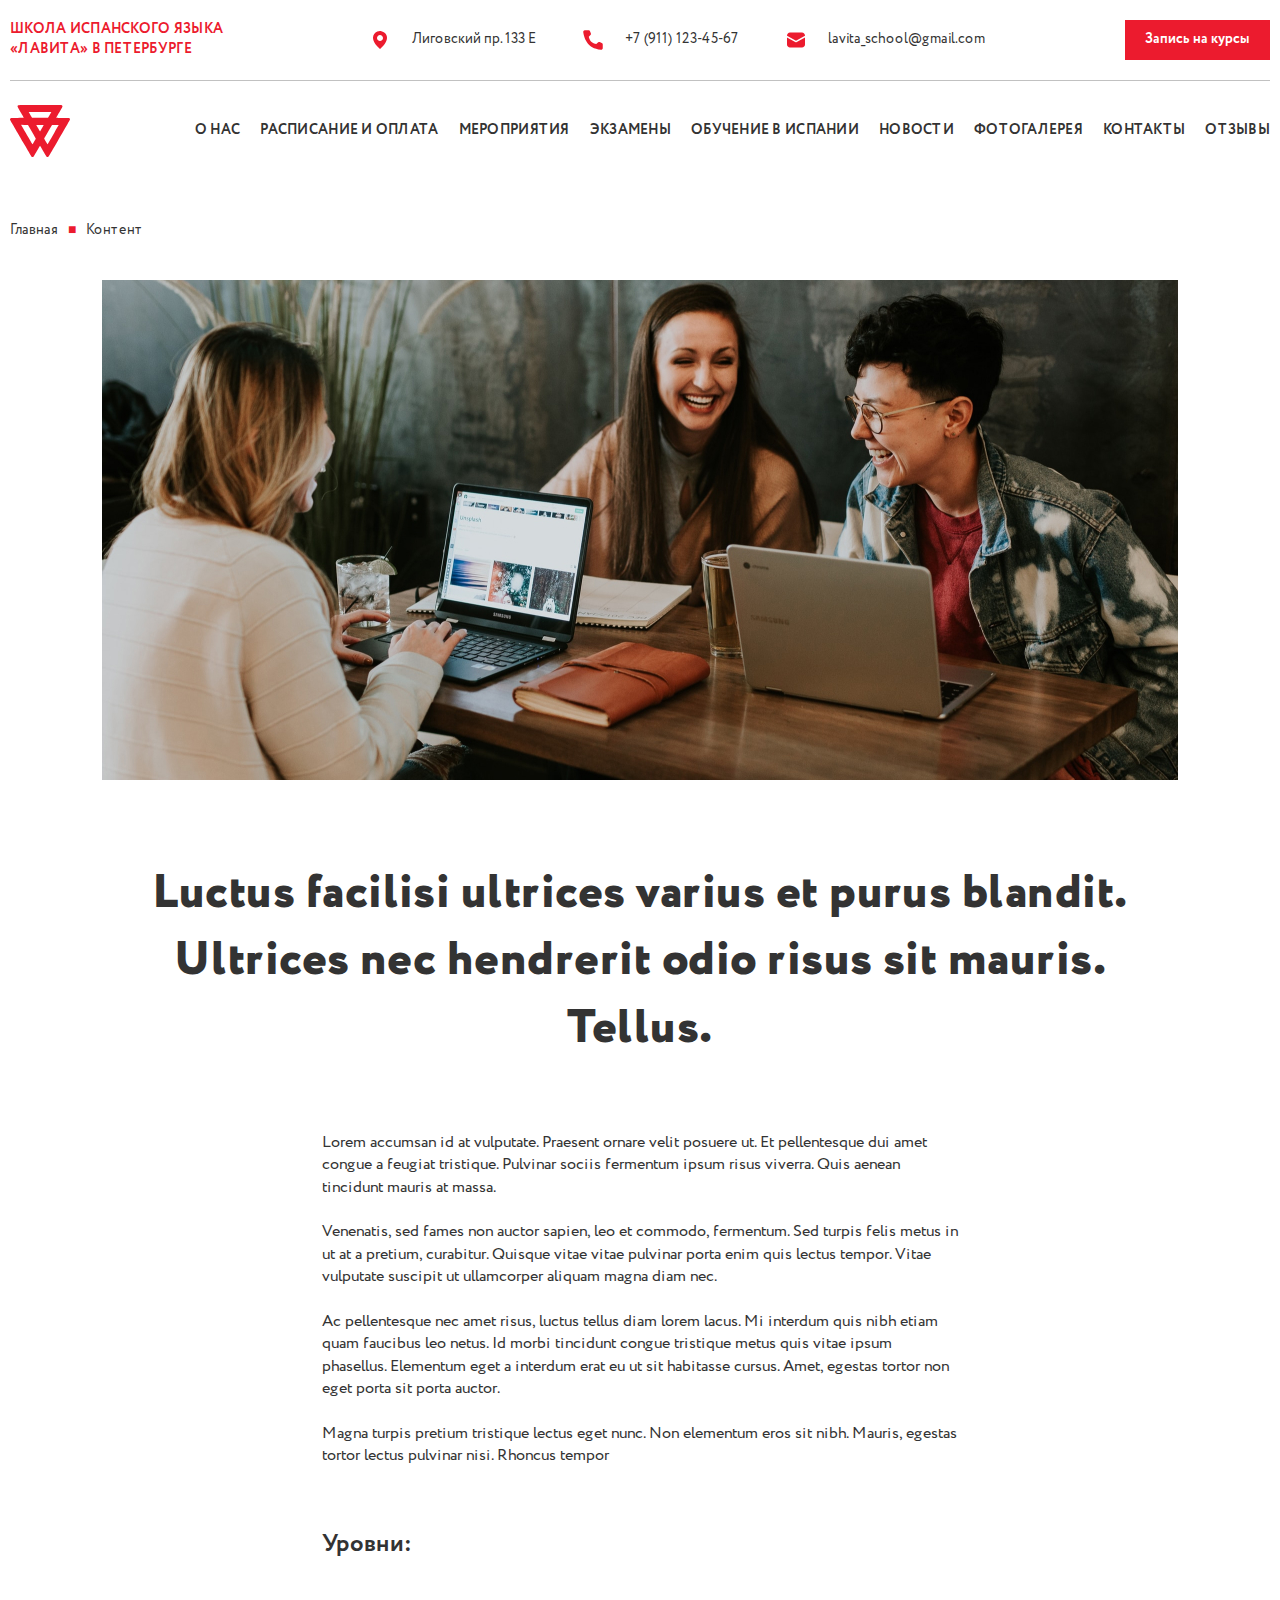
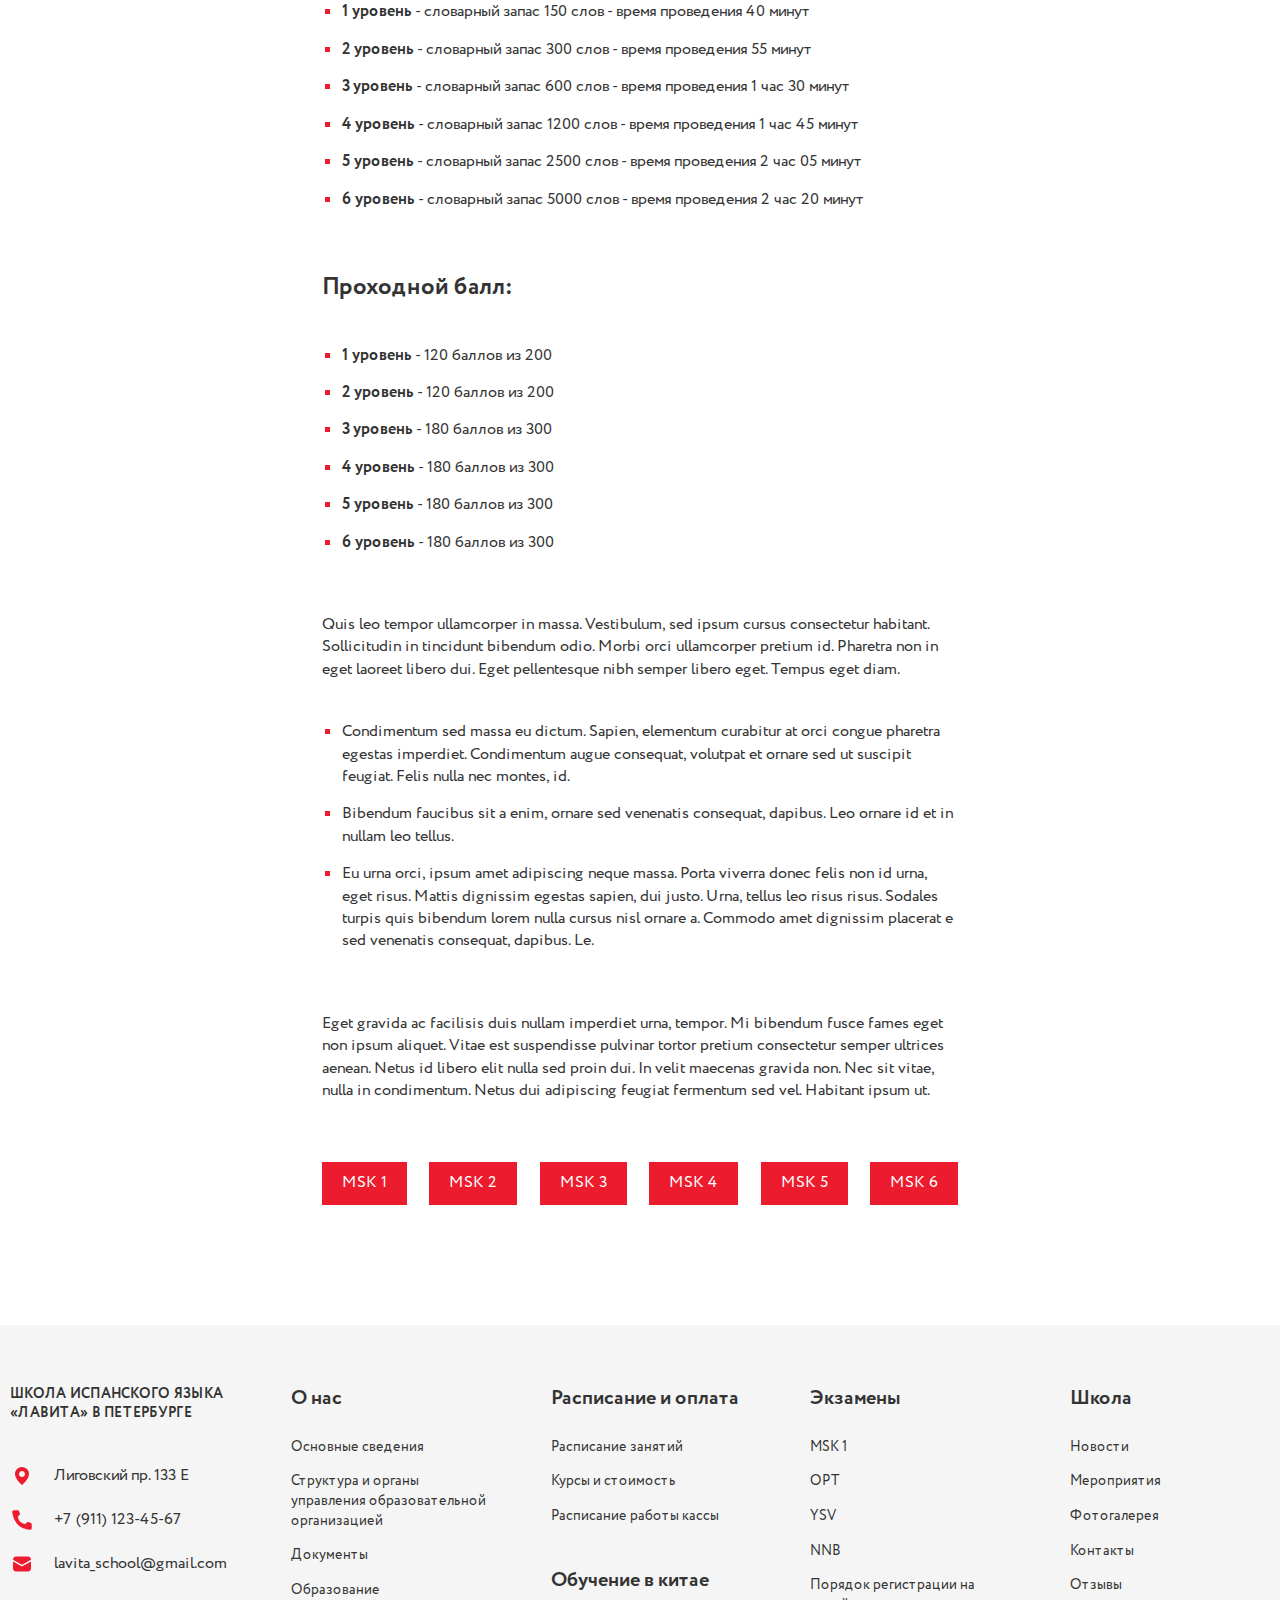
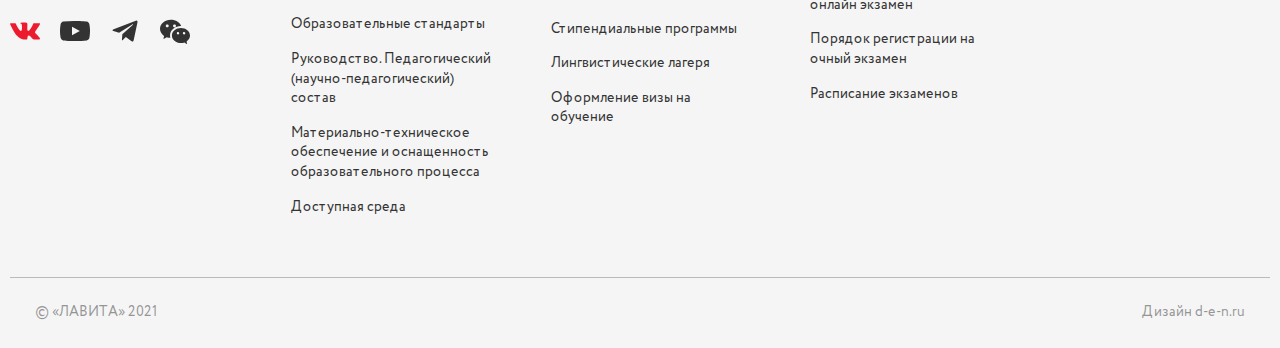
<file: content.html>
<!DOCTYPE html>
<html lang="ru">
<head>
    <meta charset="UTF-8">
    <meta http-equiv="X-UA-Compatible" content="IE=edge">
    <meta name="viewport" content="width=device-width, initial-scale=1.0">
    <title>Language School Contacts</title>
    <link rel="stylesheet" href="assets/css/fonts.css">
    <link rel="stylesheet" href="assets/css/style.css">
</head>
<body>
    <div class="wrapper">
        <header class="header">
            <div class="container">
                <div class="header__inner">
                    <div class="header__top">
                        <p class="header__top-name">ШКОЛА испанского ЯЗЫКА «ЛаВИта» в петербурге</p>
                        <div class="header__contacts">
                            <p class="header__contacts-text">
                                <img src="assets/images/location.svg" class="header__contacts-img">
                                Лиговский пр. 133 Е
                            </p>
                            <p class="header__contacts-text">
                                <img src="assets/images/phone.svg" class="header__contacts-img">
                                <a href="tel:79111234567" class="header__contacts-link">+7 (911) 123-45-67</a>
                            </p>
                            <p class="header__contacts-text">
                                <img src="assets/images/mail.svg" class="header__contacts-img">
                                lavita_school@gmail.com
                            </p>
                        </div>
                        <a href="#" class="header__top-link">Запись на курсы</a>
                    </div>
                    <div class="header__bottom">
                        <a href="index.html" class="header__logo">
                            <img src="assets/images/logo.svg" class="header__logo-img">
                        </a>
                        <button class="burger-btn" id="burger-btn-open">
                            <span class="burger-span"></span>
                            <span class="burger-span"></span>
                            <span class="burger-span"></span>
                        </button>
                        <ul class="header__list">
                            <li class="header__list-item"><a href="#" class="header__list-link">О нас</a></li>
                            <li class="header__list-item"><a href="#" class="header__list-link">Расписание и оплата</a></li>
                            <li class="header__list-item"><a href="#" class="header__list-link">Мероприятия</a></li>
                            <li class="header__list-item"><a href="#" class="header__list-link">Экзамены</a></li>
                            <li class="header__list-item"><a href="service.html" class="header__list-link">Обучение в испании</a></li>
                            <li class="header__list-item"><a href="#" class="header__list-link">Новости</a></li>
                            <li class="header__list-item"><a href="content.html" class="header__list-link">Фотогалерея</a></li>
                            <li class="header__list-item"><a href="contacts.html" class="header__list-link">Контакты</a></li>
                            <li class="header__list-item"><a href="content.html" class="header__list-link">Отзывы</a></li>
                        </ul>
                    </div>
                </div>
            </div>
        </header>
        <main class="main">
            <section class="burger__menu" id="burger__menu">
                <div class="burger__inner">
                    <button class="burger__menu-btn" id="burger-btn-hide">
                        <img src="assets/images/hide.svg" class="burger__menu-img">
                    </button>
                    <a href="service.html" class="burger-link">Обучение в испании</a>
                    <a href="contacts.html" class="burger-link">Контакты</a>
                    <a href="content.html" class="burger-link">Фотогалерея</a>
                </div>
            </section>
            <section class="content">
                <div class="container">
                    <div class="content__inner">
                        <p class="content-page"><a href="index.html">Главная</a><span>■</span><a href="content.html">Контент</a></p>
                        <img src="assets/images/content.jpg" class="content-img">
                        <h2 class="content-title">Luctus facilisi ultrices varius et purus blandit. Ultrices nec hendrerit odio risus sit mauris. Tellus.</h2>
                        <p class="content-text">
                            Lorem accumsan id at vulputate. Praesent ornare velit posuere ut. Et pellentesque dui amet congue a feugiat tristique. Pulvinar sociis fermentum ipsum risus viverra. Quis aenean tincidunt mauris at massa.<br><br>
                            Venenatis, sed fames non auctor sapien, leo et commodo, fermentum. Sed turpis felis metus in ut at a pretium, curabitur. Quisque vitae vitae pulvinar porta enim quis lectus tempor. Vitae vulputate suscipit ut ullamcorper aliquam magna diam nec.<br><br>
                            Ac pellentesque nec amet risus, luctus tellus diam lorem lacus. Mi interdum quis nibh etiam quam faucibus leo netus. Id morbi tincidunt congue tristique metus quis vitae ipsum phasellus. Elementum eget a interdum erat eu ut sit habitasse cursus. Amet, egestas tortor non eget porta sit porta auctor.<br><br>
                            Magna turpis pretium tristique lectus eget nunc. Non elementum eros sit nibh. Mauris, egestas tortor lectus pulvinar nisi. Rhoncus tempor
                        </p>
                        <h2 class="content-list-title">Уровни:</h2>
                        <ul class="content__list">
                            <li class="content__list-item"><span>1 уровень</span> - словарный запас 150 слов - время проведения 40 минут</li>
                            <li class="content__list-item"><span>2 уровень</span> - словарный запас 300 слов - время проведения 55 минут</li>
                            <li class="content__list-item"><span>3 уровень</span> - словарный запас 600 слов - время проведения 1 час 30 минут</li>
                            <li class="content__list-item"><span>4 уровень</span> - словарный запас 1200 слов - время проведения 1 час 45 минут</li>
                            <li class="content__list-item"><span>5 уровень</span> - словарный запас 2500 слов - время проведения 2 час 05 минут</li>
                            <li class="content__list-item"><span>6 уровень</span> - словарный запас 5000 слов - время проведения 2 час 20 минут</li>
                        </ul>
                        <h2 class="content-list-title">Проходной балл:</h2>
                        <ul class="content__list">
                            <li class="content__list-item"><span>1 уровень</span> - 120 баллов из 200</li>
                            <li class="content__list-item"><span>2 уровень</span> - 120 баллов из 200</li>
                            <li class="content__list-item"><span>3 уровень</span> - 180 баллов из 300</li>
                            <li class="content__list-item"><span>4 уровень</span> - 180 баллов из 300</li>
                            <li class="content__list-item"><span>5 уровень</span> - 180 баллов из 300</li>
                            <li class="content__list-item"><span>6 уровень</span> - 180 баллов из 300</li>
                        </ul>
                        <p class="content-text">Quis leo tempor ullamcorper in massa. Vestibulum, sed ipsum cursus consectetur habitant. Sollicitudin in tincidunt bibendum odio. Morbi orci ullamcorper pretium id. Pharetra non in eget laoreet libero dui. Eget pellentesque nibh semper libero eget. Tempus eget diam.</p>
                        <ul class="content__list">
                            <li class="content__list-item">Condimentum sed massa eu dictum. Sapien, elementum curabitur at orci congue pharetra egestas imperdiet. Condimentum augue consequat, volutpat et ornare sed ut suscipit feugiat. Felis nulla nec montes, id. </li>
                            <li class="content__list-item">Bibendum faucibus sit a enim, ornare sed venenatis consequat, dapibus. Leo ornare id et in nullam leo tellus. </li>
                            <li class="content__list-item">Eu urna orci, ipsum amet adipiscing neque massa. Porta viverra donec felis non id urna, eget risus. Mattis dignissim egestas sapien, dui justo. Urna, tellus leo risus risus. Sodales turpis quis bibendum lorem nulla cursus nisl ornare a. Commodo amet dignissim placerat e sed venenatis consequat, dapibus. Le.</li>
                        </ul>
                        <p class="content-text">Eget gravida ac facilisis duis nullam imperdiet urna, tempor. Mi bibendum fusce fames eget non ipsum aliquet. Vitae est suspendisse pulvinar tortor pretium consectetur semper ultrices aenean. Netus id libero elit nulla sed proin dui. In velit maecenas gravida non. Nec sit vitae, nulla in condimentum. Netus dui adipiscing feugiat fermentum sed vel. Habitant ipsum ut.</p>
                        <div class="content__btnBox">
                            <a href="#" class="content__btnBox-link">MSK 1</a>
                            <a href="#" class="content__btnBox-link">MSK 2</a>
                            <a href="#" class="content__btnBox-link">MSK 3</a>
                            <a href="#" class="content__btnBox-link">MSK 4</a>
                            <a href="#" class="content__btnBox-link">MSK 5</a>
                            <a href="#" class="content__btnBox-link">MSK 6</a>
                        </div>
                    </div>
                </div>
            </section>
        </main>
        <footer class="footer">
            <div class="container">
                <div class="footer__inner">
                    <div class="footer__top">
                        <div class="footer__contacts">
                            <h2 class="footer__contacts-title">ШКОЛА испанского ЯЗЫКА «ЛаВИта» в петербурге</h2>
                            <p class="footer__contacts-text">
                                <img src="assets/images/location.svg" class="footer__contacts-img">
                                Лиговский пр. 133 Е
                            </p>
                            <p class="footer__contacts-text">
                                <img src="assets/images/phone.svg" class="footer__contacts-img">
                                +7 (911) 123-45-67
                            </p>
                            <p class="footer__contacts-text">
                                <img src="assets/images/mail.svg" class="footer__contacts-img">
                                lavita_school@gmail.com
                            </p>
                            <div class="footer__social">
                                <a href="#" class="footer__social-link">
                                    <img src="assets/images/vk.svg" class="footer__social-img">
                                </a>
                                <a href="#" class="footer__social-link">
                                    <img src="assets/images/youtube.svg" class="footer__social-img">
                                </a>
                                <a href="#" class="footer__social-link">
                                    <img src="assets/images/telegram.svg" class="footer__social-img">
                                </a>
                                <a href="#" class="footer__social-link">
                                    <img src="assets/images/wechat.svg" class="footer__social-img">
                                </a>
                            </div>
                        </div>
                        <div class="footer__box">
                            <h2 class="footer__box-title">О нас</h2>
                            <a href="service.html" class="footer__box-text">Основные сведения</a>
                            <a href="#" class="footer__box-text">Структура и органы управления образовательной организацией</p>
                            <a href="#" class="footer__box-text">Документы</a>
                            <a href="#" class="footer__box-text">Образование</a>
                            <a href="#" class="footer__box-text">Образовательные стандарты</a>
                            <a href="#" class="footer__box-text">Руководство. Педагогический (научно-педагогический) состав</a>
                            <a href="#" class="footer__box-text">Материально-техническое обеспечение и оснащенность образовательного процесса</a>
                            <a href="#" class="footer__box-text">Доступная среда</a>
                        </div>
                        <div class="footer__box">
                            <h2 class="footer__box-title">Расписание и оплата</h2>
                            <a href="#" class="footer__box-text">Расписание занятий</a>
                            <a href="#" class="footer__box-text">Курсы и стоимость</a>
                            <a href="#" class="footer__box-text">Расписание работы кассы</a>
                            <h2 class="footer__box-title footer__box-title-2">Обучение в китае</h2>
                            <a href="#" class="footer__box-text">Стипендиальные программы</a>
                            <a href="#" class="footer__box-text">Лингвистические лагеря</a>
                            <a href="#" class="footer__box-text">Оформление визы на обучение</a>
                        </div>
                        <div class="footer__box">
                            <h2 class="footer__box-title">Экзамены</h2>
                            <a href="#" class="footer__box-text">MSK 1</a>
                            <a href="#" class="footer__box-text">OPT</a>
                            <a href="#" class="footer__box-text">YSV</a>
                            <a href="#" class="footer__box-text">NNB</a>
                            <a href="#" class="footer__box-text">Порядок регистрации на онлайн экзамен</a>
                            <a href="#" class="footer__box-text">Порядок регистрации на очный экзамен</a>
                            <a href="#" class="footer__box-text">Расписание экзаменов</a>
                        </div>
                        <div class="footer__box">
                            <h2 class="footer__box-title">Школа</h2>
                            <a href="#" class="footer__box-text">Новости</a>
                            <a href="#" class="footer__box-text">Мероприятия</a>
                            <a href="content.html" class="footer__box-text">Фотогалерея</a>
                            <a href="contacts.html" class="footer__box-text">Контакты</a>
                            <a href="content.html" class="footer__box-text">Отзывы</a>
                        </div>
                    </div>
                    <div class="footer__bottom">
                        <p class="footer__bottom-text">© «ЛАВИТА» 2021</p>
                        <p class="footer__bottom-text">Дизайн d-e-n.ru</p>
                    </div>
                </div>
            </div>
        </footer>
    </div>
</body>
<script src="assets/js/main.js"></script>
</html>
</file>
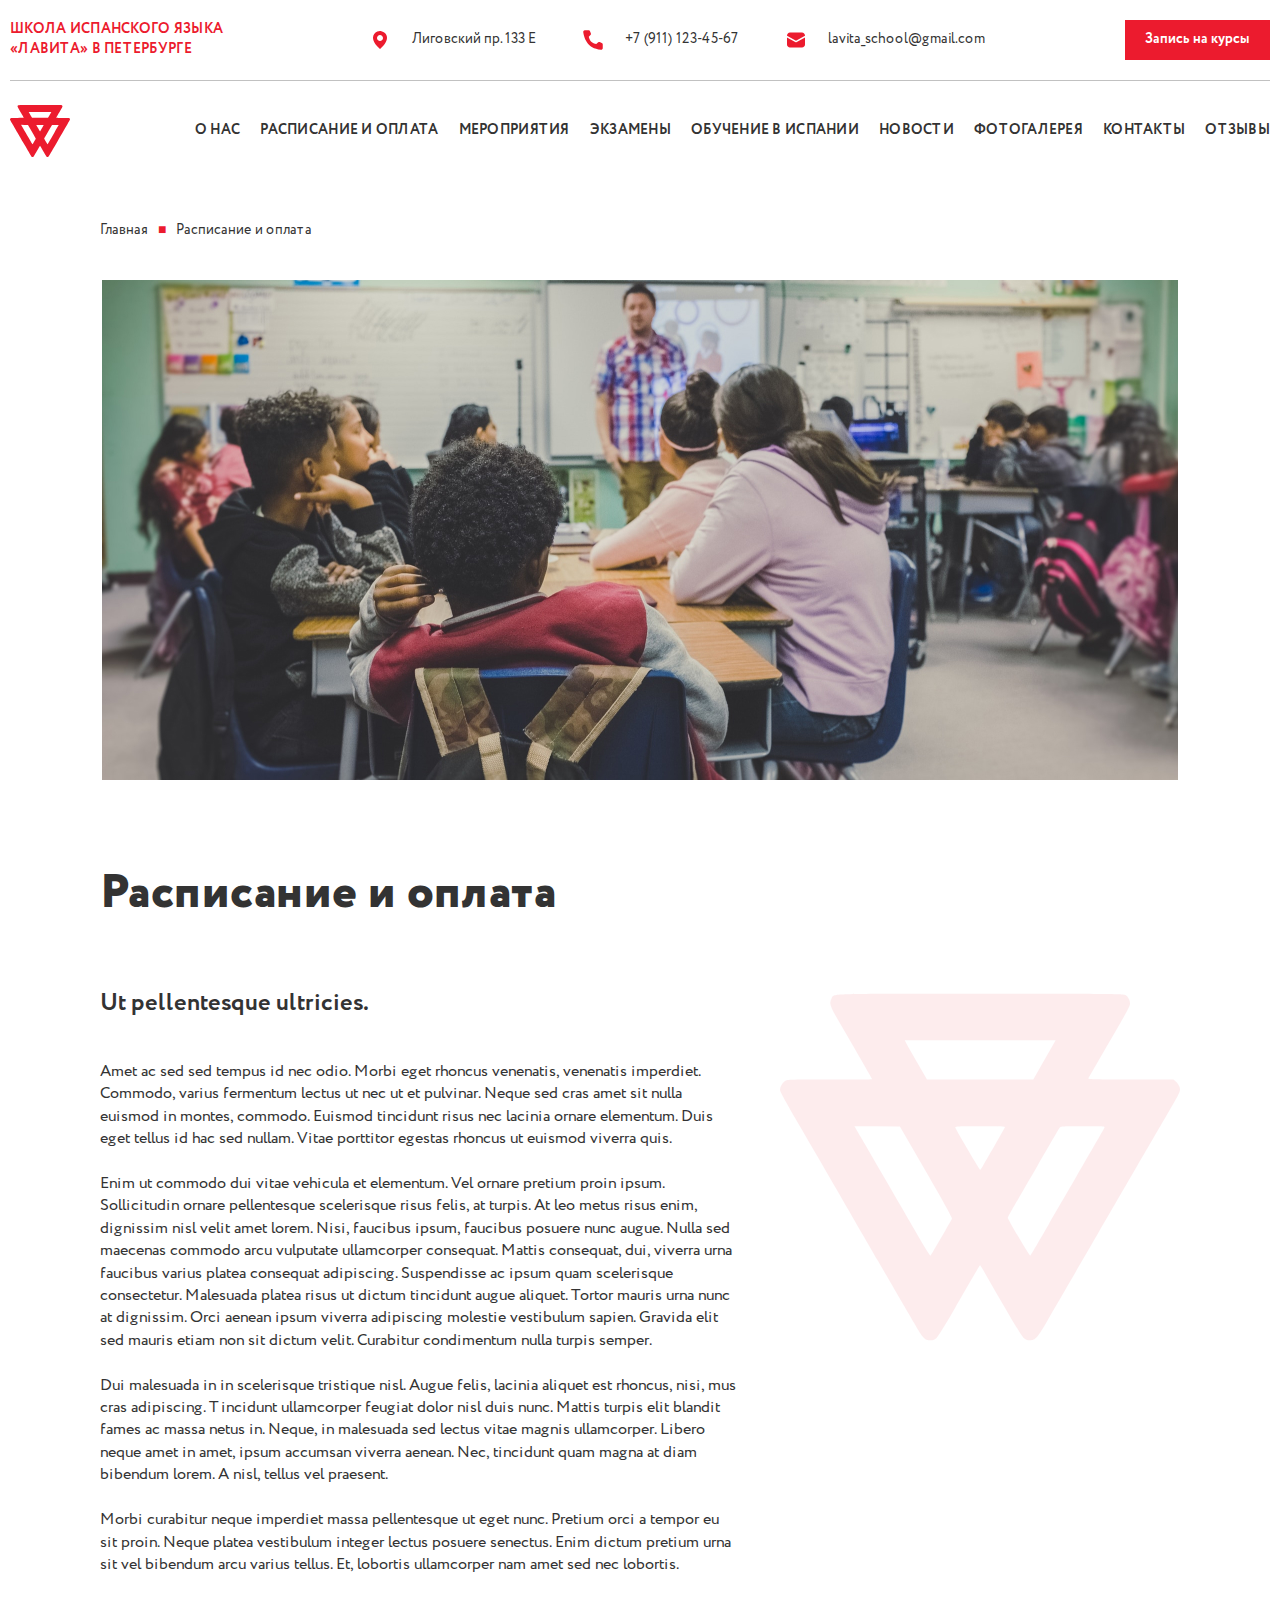
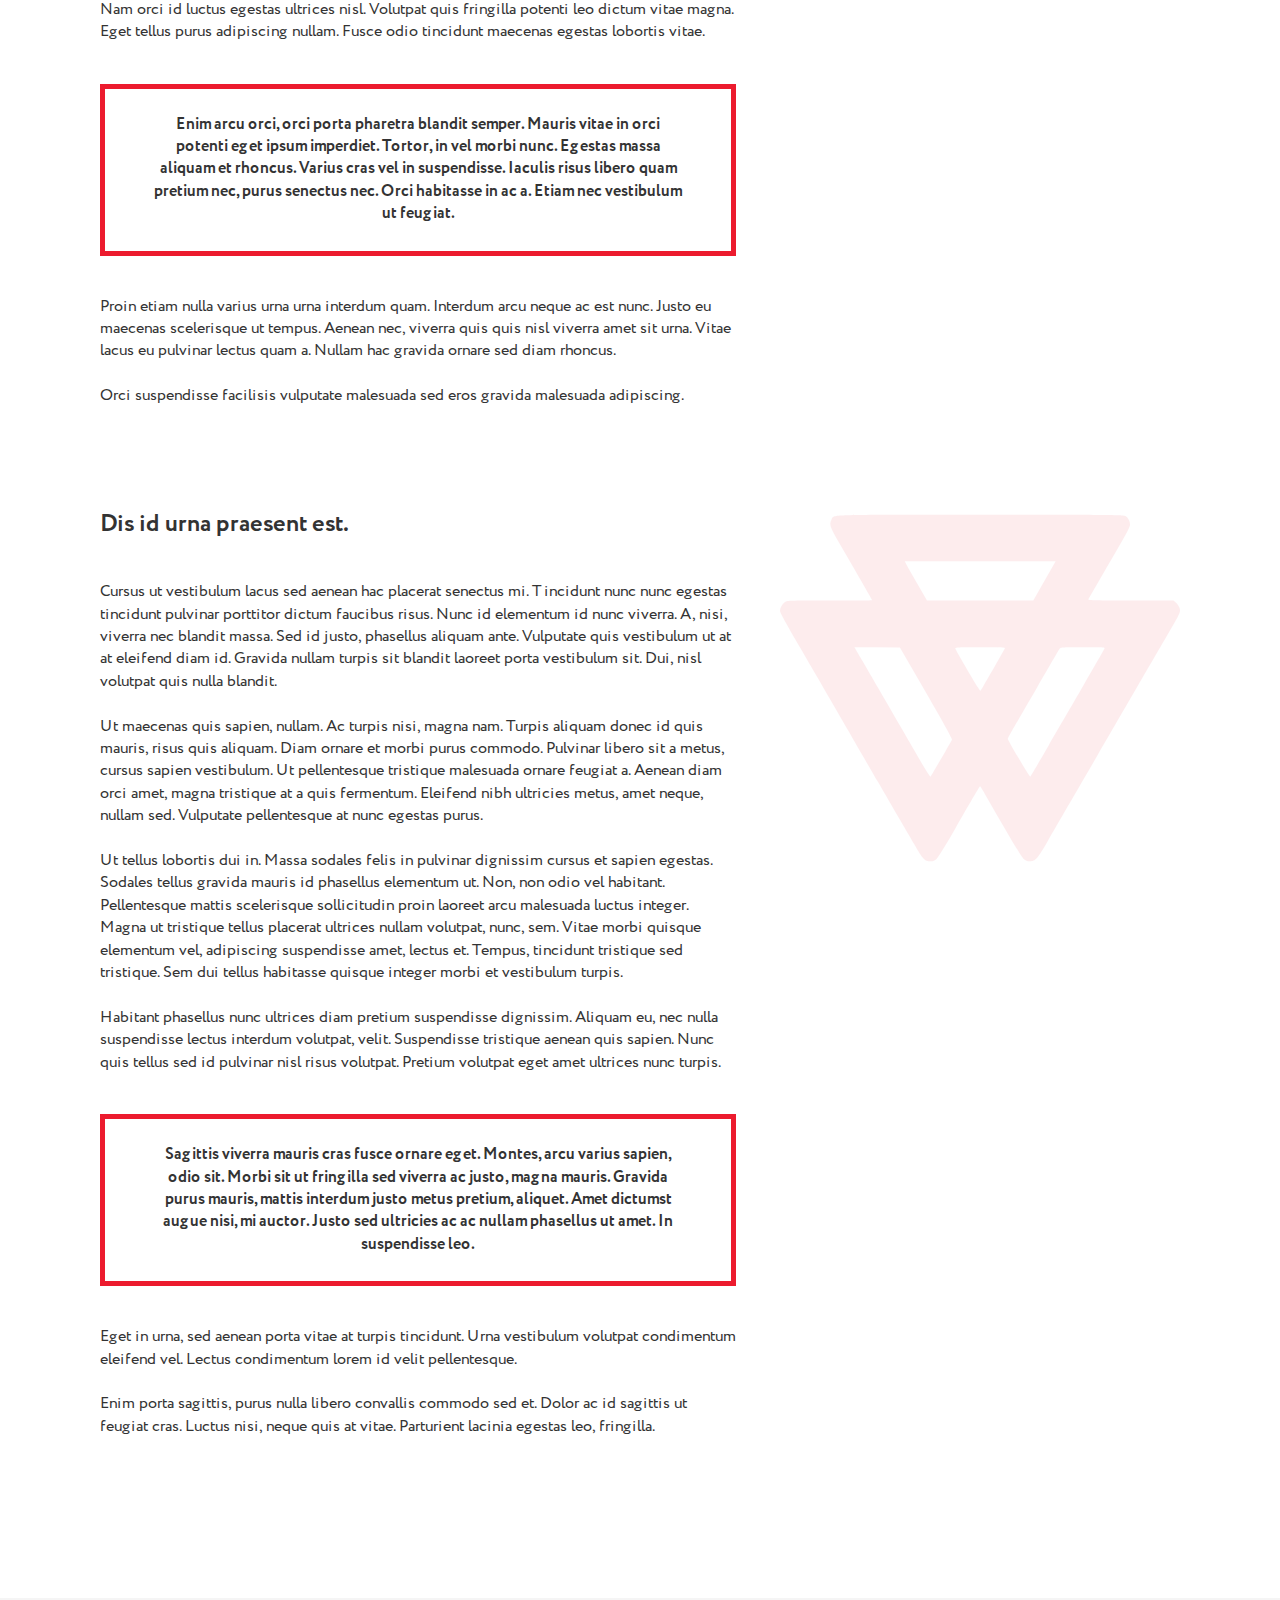
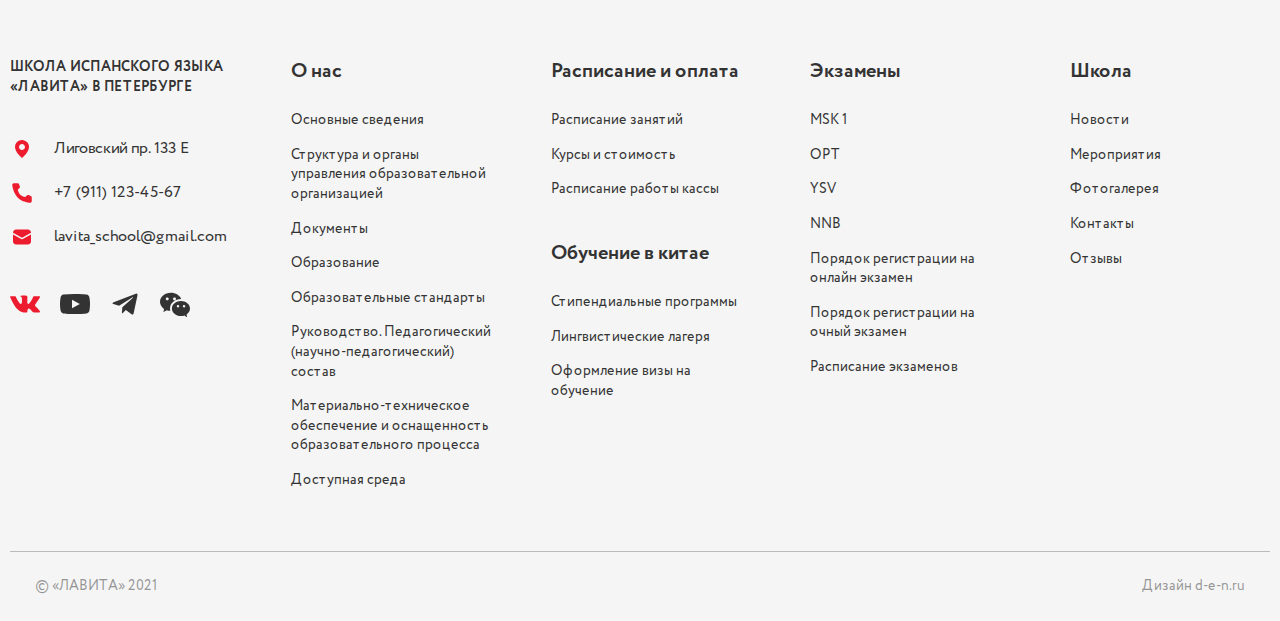
<file: service.html>
<!DOCTYPE html>
<html lang="ru">
<head>
    <meta charset="UTF-8">
    <meta http-equiv="X-UA-Compatible" content="IE=edge">
    <meta name="viewport" content="width=device-width, initial-scale=1.0">
    <title>Language School Contacts</title>
    <link rel="stylesheet" href="assets/css/fonts.css">
    <link rel="stylesheet" href="assets/css/style.css">
</head>
<body>
    <div class="wrapper">
        <header class="header">
            <div class="container">
                <div class="header__inner">
                    <div class="header__top">
                        <p class="header__top-name">ШКОЛА испанского ЯЗЫКА «ЛаВИта» в петербурге</p>
                        <div class="header__contacts">
                            <p class="header__contacts-text">
                                <img src="assets/images/location.svg" class="header__contacts-img">
                                Лиговский пр. 133 Е
                            </p>
                            <p class="header__contacts-text">
                                <img src="assets/images/phone.svg" class="header__contacts-img">
                                <a href="tel:79111234567" class="header__contacts-link">+7 (911) 123-45-67</a>
                            </p>
                            <p class="header__contacts-text">
                                <img src="assets/images/mail.svg" class="header__contacts-img">
                                lavita_school@gmail.com
                            </p>
                        </div>
                        <a href="#" class="header__top-link">Запись на курсы</a>
                    </div>
                    <div class="header__bottom">
                        <a href="index.html" class="header__logo">
                            <img src="assets/images/logo.svg" class="header__logo-img">
                        </a>
                        <button class="burger-btn" id="burger-btn-open">
                            <span class="burger-span"></span>
                            <span class="burger-span"></span>
                            <span class="burger-span"></span>
                        </button>
                        <ul class="header__list">
                            <li class="header__list-item"><a href="#" class="header__list-link">О нас</a></li>
                            <li class="header__list-item"><a href="#" class="header__list-link">Расписание и оплата</a></li>
                            <li class="header__list-item"><a href="#" class="header__list-link">Мероприятия</a></li>
                            <li class="header__list-item"><a href="#" class="header__list-link">Экзамены</a></li>
                            <li class="header__list-item"><a href="service.html" class="header__list-link">Обучение в испании</a></li>
                            <li class="header__list-item"><a href="#" class="header__list-link">Новости</a></li>
                            <li class="header__list-item"><a href="content.html" class="header__list-link">Фотогалерея</a></li>
                            <li class="header__list-item"><a href="contacts.html" class="header__list-link">Контакты</a></li>
                            <li class="header__list-item"><a href="content.html" class="header__list-link">Отзывы</a></li>
                        </ul>
                    </div>
                </div>
            </div>
        </header>
        <main class="main">
            <section class="burger__menu" id="burger__menu">
                <div class="burger__inner">
                    <button class="burger__menu-btn" id="burger-btn-hide">
                        <img src="assets/images/hide.svg" class="burger__menu-img">
                    </button>
                    <a href="service.html" class="burger-link">Обучение в испании</a>
                    <a href="contacts.html" class="burger-link">Контакты</a>
                    <a href="content.html" class="burger-link">Фотогалерея</a>
                </div>
            </section>
            <section class="service">
                <div class="container">
                    <div class="service__inner">
                        <p class="content-page"><a href="index.html">Главная</a><span>■</span><a href="service.html">Расписание и оплата</a></p>
                        <img src="assets/images/prices.jpg" class="service-img">
                        <h2 class="service-title">Расписание и оплата</h2>
                        <div class="service-box">
                            <div class="service__textBox">
                                <p class="service-desc">Ut pellentesque ultricies.</p>
                                <p class="service-text">Amet ac sed sed tempus id nec odio. Morbi eget rhoncus venenatis, venenatis imperdiet. Commodo, varius fermentum lectus ut nec ut et pulvinar. Neque sed cras amet sit nulla euismod in montes, commodo. Euismod tincidunt risus nec lacinia ornare elementum. Duis eget tellus id hac sed nullam. Vitae porttitor egestas rhoncus ut euismod viverra quis.<br><br>
                                    Enim ut commodo dui vitae vehicula et elementum. Vel ornare pretium proin ipsum. Sollicitudin ornare pellentesque scelerisque risus felis, at turpis. At leo metus risus enim, dignissim nisl velit amet lorem. Nisi, faucibus ipsum, faucibus posuere nunc augue. Nulla sed maecenas commodo arcu vulputate ullamcorper consequat. Mattis consequat, dui, viverra urna faucibus varius platea consequat adipiscing. Suspendisse ac ipsum quam scelerisque consectetur. Malesuada platea risus ut dictum tincidunt augue aliquet. Tortor mauris urna nunc at dignissim. Orci aenean ipsum viverra adipiscing molestie vestibulum sapien. Gravida elit sed mauris etiam non sit dictum velit. Curabitur condimentum nulla turpis semper.<br><br>
                                    Dui malesuada in in scelerisque tristique nisl. Augue felis, lacinia aliquet est rhoncus, nisi, mus cras adipiscing. Tincidunt ullamcorper feugiat dolor nisl duis nunc. Mattis turpis elit blandit fames ac massa netus in. Neque, in malesuada sed lectus vitae magnis ullamcorper. Libero neque amet in amet, ipsum accumsan viverra aenean. Nec, tincidunt quam magna at diam bibendum lorem. A nisl, tellus vel praesent.<br><br>
                                    Morbi curabitur neque imperdiet massa pellentesque ut eget nunc. Pretium orci a tempor eu sit proin. Neque platea vestibulum integer lectus posuere senectus. Enim dictum pretium urna sit vel bibendum arcu varius tellus. Et, lobortis ullamcorper nam amet sed nec lobortis.<br><br>
                                    Nam orci id luctus egestas ultrices nisl. Volutpat quis fringilla potenti leo dictum vitae magna. Eget tellus purus adipiscing nullam. Fusce odio tincidunt maecenas egestas lobortis vitae. </p>
                                <p class="service-textBox">Enim arcu orci, orci porta pharetra blandit semper. Mauris vitae in orci potenti eget ipsum imperdiet. Tortor, in vel morbi nunc. Egestas massa aliquam et rhoncus. Varius cras vel in suspendisse. Iaculis risus libero quam pretium nec, purus senectus nec. Orci habitasse in ac a. Etiam nec vestibulum ut feugiat.</p>
                                <p class="service-text">Proin etiam nulla varius urna urna interdum quam. Interdum arcu neque ac est nunc. Justo eu maecenas scelerisque ut tempus. Aenean nec, viverra quis quis nisl viverra amet sit urna. Vitae lacus eu pulvinar lectus quam a. Nullam hac gravida ornare sed diam rhoncus. <br><br>
                                    Orci suspendisse facilisis vulputate malesuada sed eros gravida malesuada adipiscing.</p>
                            </div>
                            <img src="assets/images/big-Logo.svg" class="service-box-img">
                        </div>
                        <div class="service-box">
                            <div class="service__textBox">
                                <p class="service-desc">Dis id urna praesent est.</p>
                                <p class="service-text">Cursus ut vestibulum lacus sed aenean hac placerat senectus mi. Tincidunt nunc nunc egestas tincidunt pulvinar porttitor dictum faucibus risus. Nunc id elementum id nunc viverra. A, nisi, viverra nec blandit massa. Sed id justo, phasellus aliquam ante. Vulputate quis vestibulum ut at at eleifend diam id. Gravida nullam turpis sit blandit laoreet porta vestibulum sit. Dui, nisl volutpat quis nulla blandit.<br><br>
                                    Ut maecenas quis sapien, nullam. Ac turpis nisi, magna nam. Turpis aliquam donec id quis mauris, risus quis aliquam. Diam ornare et morbi purus commodo. Pulvinar libero sit a metus, cursus sapien vestibulum. Ut pellentesque tristique malesuada ornare feugiat a. Aenean diam orci amet, magna tristique at a quis fermentum. Eleifend nibh ultricies metus, amet neque, nullam sed. Vulputate pellentesque at nunc egestas purus.<br><br>
                                    Ut tellus lobortis dui in. Massa sodales felis in pulvinar dignissim cursus et sapien egestas. Sodales tellus gravida mauris id phasellus elementum ut. Non, non odio vel habitant. Pellentesque mattis scelerisque sollicitudin proin laoreet arcu malesuada luctus integer. Magna ut tristique tellus placerat ultrices nullam volutpat, nunc, sem. Vitae morbi quisque elementum vel, adipiscing suspendisse amet, lectus et. Tempus, tincidunt tristique sed tristique. Sem dui tellus habitasse quisque integer morbi et vestibulum turpis.<br><br>
                                    Habitant phasellus nunc ultrices diam pretium suspendisse dignissim. Aliquam eu, nec nulla suspendisse lectus interdum volutpat, velit. Suspendisse tristique aenean quis sapien. Nunc quis tellus sed id pulvinar nisl risus volutpat. Pretium volutpat eget amet ultrices nunc turpis.</p>
                                <p class="service-textBox">Sagittis viverra mauris cras fusce ornare eget. Montes, arcu varius sapien, odio sit. Morbi sit ut fringilla sed viverra ac justo, magna mauris. Gravida purus mauris, mattis interdum justo metus pretium, aliquet. Amet dictumst augue nisi, mi auctor. Justo sed ultricies ac ac nullam phasellus ut amet. In suspendisse leo.</p>
                                <p class="service-text">Eget in urna, sed aenean porta vitae at turpis tincidunt. Urna vestibulum volutpat condimentum eleifend vel. Lectus condimentum lorem id velit pellentesque. <br><br>
                                    Enim porta sagittis, purus nulla libero convallis commodo sed et. Dolor ac id sagittis ut feugiat cras. Luctus nisi, neque quis at vitae. Parturient lacinia egestas leo, fringilla.</p>
                            </div>
                            <img src="assets/images/big-Logo.svg" class="service-box-img">
                        </div>
                    </div>
                </div>
            </section>
        </main>
        <footer class="footer">
            <div class="container">
                <div class="footer__inner">
                    <div class="footer__top">
                        <div class="footer__contacts">
                            <h2 class="footer__contacts-title">ШКОЛА испанского ЯЗЫКА «ЛаВИта» в петербурге</h2>
                            <p class="footer__contacts-text">
                                <img src="assets/images/location.svg" class="footer__contacts-img">
                                Лиговский пр. 133 Е
                            </p>
                            <p class="footer__contacts-text">
                                <img src="assets/images/phone.svg" class="footer__contacts-img">
                                +7 (911) 123-45-67
                            </p>
                            <p class="footer__contacts-text">
                                <img src="assets/images/mail.svg" class="footer__contacts-img">
                                lavita_school@gmail.com
                            </p>
                            <div class="footer__social">
                                <a href="#" class="footer__social-link">
                                    <img src="assets/images/vk.svg" class="footer__social-img">
                                </a>
                                <a href="#" class="footer__social-link">
                                    <img src="assets/images/youtube.svg" class="footer__social-img">
                                </a>
                                <a href="#" class="footer__social-link">
                                    <img src="assets/images/telegram.svg" class="footer__social-img">
                                </a>
                                <a href="#" class="footer__social-link">
                                    <img src="assets/images/wechat.svg" class="footer__social-img">
                                </a>
                            </div>
                        </div>
                        <div class="footer__box">
                            <h2 class="footer__box-title">О нас</h2>
                            <a href="service.html" class="footer__box-text">Основные сведения</a>
                            <a href="#" class="footer__box-text">Структура и органы управления образовательной организацией</p>
                            <a href="#" class="footer__box-text">Документы</a>
                            <a href="#" class="footer__box-text">Образование</a>
                            <a href="#" class="footer__box-text">Образовательные стандарты</a>
                            <a href="#" class="footer__box-text">Руководство. Педагогический (научно-педагогический) состав</a>
                            <a href="#" class="footer__box-text">Материально-техническое обеспечение и оснащенность образовательного процесса</a>
                            <a href="#" class="footer__box-text">Доступная среда</a>
                        </div>
                        <div class="footer__box">
                            <h2 class="footer__box-title">Расписание и оплата</h2>
                            <a href="#" class="footer__box-text">Расписание занятий</a>
                            <a href="#" class="footer__box-text">Курсы и стоимость</a>
                            <a href="#" class="footer__box-text">Расписание работы кассы</a>
                            <h2 class="footer__box-title footer__box-title-2">Обучение в китае</h2>
                            <a href="#" class="footer__box-text">Стипендиальные программы</a>
                            <a href="#" class="footer__box-text">Лингвистические лагеря</a>
                            <a href="#" class="footer__box-text">Оформление визы на обучение</a>
                        </div>
                        <div class="footer__box">
                            <h2 class="footer__box-title">Экзамены</h2>
                            <a href="#" class="footer__box-text">MSK 1</a>
                            <a href="#" class="footer__box-text">OPT</a>
                            <a href="#" class="footer__box-text">YSV</a>
                            <a href="#" class="footer__box-text">NNB</a>
                            <a href="#" class="footer__box-text">Порядок регистрации на онлайн экзамен</a>
                            <a href="#" class="footer__box-text">Порядок регистрации на очный экзамен</a>
                            <a href="#" class="footer__box-text">Расписание экзаменов</a>
                        </div>
                        <div class="footer__box">
                            <h2 class="footer__box-title">Школа</h2>
                            <a href="#" class="footer__box-text">Новости</a>
                            <a href="#" class="footer__box-text">Мероприятия</a>
                            <a href="content.html" class="footer__box-text">Фотогалерея</a>
                            <a href="contacts.html" class="footer__box-text">Контакты</a>
                            <a href="content.html" class="footer__box-text">Отзывы</a>
                        </div>
                    </div>
                    <div class="footer__bottom">
                        <p class="footer__bottom-text">© «ЛАВИТА» 2021</p>
                        <p class="footer__bottom-text">Дизайн d-e-n.ru</p>
                    </div>
                </div>
            </div>
        </footer>
    </div>
</body>
<script src="assets/js/main.js"></script>
</html>
</file>
<file: assets/css/fonts.css>
@font-face {
	font-family: 'Circe';
	src: url('../fonts/Circe-Regular.eot');
	src: local('Circe'), local('Circe-Regular'),
		url('../fonts/Circe-Regular.eot?#iefix') format('embedded-opentype'),
		url('../fonts/Circe-Regular.woff') format('woff'),
		url('../fonts/Circe-Regular.ttf') format('truetype');
	font-weight: normal;
	font-style: normal;
}

@font-face {
	font-family: 'Circe';
	src: url('../fonts/Circe-ExtraLight.eot');
	src: local('Circe ExtraLight'), local('Circe-ExtraLight'),
		url('../fonts/Circe-ExtraLight.eot?#iefix') format('embedded-opentype'),
		url('../fonts/Circe-ExtraLight.woff') format('woff'),
		url('../fonts/Circe-ExtraLight.ttf') format('truetype');
	font-weight: 200;
	font-style: normal;
}

@font-face {
	font-family: 'Circe';
	src: url('Circe-Thin.eot');
	src: local('Circe Thin'), local('Circe-Thin'),
		url('../fonts/Circe-Thin.eot?#iefix') format('embedded-opentype'),
		url('../fonts/Circe-Thin.woff') format('woff'),
		url('../fonts/Circe-Thin.ttf') format('truetype');
	font-weight: 100;
	font-style: normal;
}

@font-face {
	font-family: 'Circe';
	src: url('../fonts/Circe-Light.eot');
	src: local('Circe Light'), local('Circe-Light'),
		url('../fonts/Circe-Light.eot?#iefix') format('embedded-opentype'),
		url('../fonts/Circe-Light.woff') format('woff'),
		url('../fonts/Circe-Light.ttf') format('truetype');
	font-weight: 300;
	font-style: normal;
}

@font-face {
	font-family: 'Circe';
	src: url('../fonts/Circe-Bold.eot');
	src: local('Circe Bold'), local('Circe-Bold'),
		url('../fonts/Circe-Bold.eot?#iefix') format('embedded-opentype'),
		url('../fonts/Circe-Bold.woff') format('woff'),
		url('../fonts/Circe-Bold.ttf') format('truetype');
	font-weight: bold;
	font-style: normal;
}

@font-face {
	font-family: 'Circe';
	src: url('../fonts/Circe-ExtraBold.eot');
	src: local('Circe ExtraBold'), local('Circe-ExtraBold'),
		url('../fonts/Circe-ExtraBold.eot?#iefix') format('embedded-opentype'),
		url('../fonts/Circe-ExtraBold.woff') format('woff'),
		url('../fonts/Circe-ExtraBold.ttf') format('truetype');
	font-weight: 800;
	font-style: normal;
}
</file>
<file: assets/css/style.css>
html{
    box-sizing: border-box;
}

html,body{
    height: 100%;
}

*, *::before,
*::after{
    font-family: 'Circe';
    box-sizing: inherit;
    margin: 0;
    padding: 0;
    line-height: 140%;
    color: #333333;
}

a{
    color: inherit;
    text-decoration: none;
}

li{
    list-style: none;
}

button{
    cursor: pointer;
    border: none;
    background: transparent;
    color: inherit;
}

.container{
    max-width: 1320px;
    padding: 0 10px;
    margin: 0 auto;
}

.wrapper{
    min-height: 100%;
    display: flex;
    flex-direction: column;
}

.main{
    flex-grow: 1;
}

/* HEADER */

.header{
    color: #333333;
}

.header__top{
    padding: 20px 0;
    display: flex;
    justify-content: space-between;
}

.header__bottom{
    padding: 20px 0;
    display: flex;
    justify-content: space-between;
    border-top: 1px solid rgba(51, 51, 51, .3);
}

.header__logo-img{
    display: block;
}

.header__list{
    display: flex;
    align-items: center;
}

.header__list-item{
    font-weight: 700;
    font-size: 14px;
    letter-spacing: 0.02em;
    text-transform: uppercase;
}

.header__list-item + .header__list-item{
    margin-left: 20px;
}

.header__top-name{
    max-width: 217px;
    font-weight: 700;
    font-size: 14px;
    letter-spacing: 0.02em;
    text-transform: uppercase;
    color: #EC1B2E;
}

.header__contacts{
    display: flex;
    align-items: center;
}

.header__contacts-text + .header__contacts-text{
    margin-left: 45px;
}

.header__contacts-text{
    display: flex;
    align-items: center;
    font-weight: 400;
    font-size: 14px;
}

.header__contacts-img{
    display: block;
    margin-right: 20px;
}

.header__top-link{
    padding: 10px 20px;
    background: #EC1B2E;
    color: #fff;
    font-weight: 700;
    font-size: 14px;
}

/* FIRST SCREEN */

.firstScreen{
    height: 700px;
}

.swiper-slide{
    height: 700px;
}

.slide-1{
    background: url(../images/bgc.jpg);
    background-position: center;
    background-size: cover;
    background-repeat: no-repeat;
}

.slide-1__textBox{
    padding: 15px 30px;
    width: 526px;
    background: rgba(51, 51, 51, 0.5);
    margin-top: 126px;
}

.slide-1-title{
    font-weight: 800;
    font-size: 40px;
    color: #FFFFFF;
}

.slide-1-link{
    padding: 15px 30px;
    background: #EC1B2E;
    color: #fff;
    font-weight: 700;
    font-size: 20px;
    display: block;
    max-width: 110px;
    text-align: center;
    margin-top: 50px;
}

.swiper-btn-prev,
.swiper-btn-next{
    width: 70px;
    height: 70px;
    display: block;
    position: absolute;
    top: 315px;
    z-index: 100;
}

.swiper-btn-prev{
    background: url(../images/prev.png);
    left: 150px;
}

.swiper-btn-next{
    background: url(../images/next.png);
    right: 150px;
}

/* ABOUT US */

.aboutUs{
    padding-top: 150px;
}

.aboutUs>.container{
    max-width: 1190px;
}

.aboutUs__inner{
    display: flex;
    justify-content: space-between;
}

.aboutUs-img{
    opacity: 0.15;
    display: block;
}

.aboutUs__textBox{
    border: 10px solid #EC1B2E;
    padding: 0 90px 76px;
}

.aboutUs__textBox-title{
    padding: 10px 30px;
    margin-bottom: 40px;
    font-weight: 800;
    font-size: 48px;
    letter-spacing: 0.01em;
    margin-top: -50px;
    background: #fff;
    max-width: 414px;
}

.aboutUs__textBox-text{
    max-width: 458px;
    font-size: 18px;
    font-weight: 400;
}

/* TABS */

.tabs{
    padding-top: 150px;
}

.tabs__btnBox{
    display: flex;
    justify-content: space-between;
    margin-bottom: 100px;
}

.tabs-title{
    font-weight: 800;
    font-size: 48px;
    text-align: center;
    letter-spacing: 0.01em;
    display: block;
    margin-bottom: 80px;
}

.tabs__btnBox-btn{
    font-weight: 700;
    font-size: 24px;
    text-align: center;
}

.--active-btn{
    color: #EC1B2E;
}

.tabs__contentBox{
    max-width: 1076px;
    margin: 0 auto;
}

.tabs__content-table{
    background: rgba(51, 51, 51, 0.05);
    padding: 10px 20px;
    display: flex;
}

.tabs__content-table-name + .tabs__content-table-name + .tabs__content-table-name{
    margin-left: 161px;
}

.tabs__content-table-name + .tabs__content-table-name{
    margin-left: 116px;
}

.tabs__content-table-name{
    font-weight: 700;
    font-size: 20px;
}

.tabs__content-card{
    display: flex;
    flex-wrap: wrap;
}

.tabs__price{
    padding: 40px 20px 30px;
    width: 596px;
}

.tabs__price-text + .tabs__price-text{
    margin-top: 18px;
}

.tabs__price-text{
    font-weight: 400;
    font-size: 18px;
}

.tabs__price-price{
    padding: 5px 7px 1px;
    background: #EC1B2E;
    color: #fff;
    margin-right: 8px;
    display: inline-block;
    max-width: 91px;
}

.tabs__intensity{
    width: 300px;
    padding: 40px 20px 30px;
}

.tabs__intensity-text + .tabs__intensity-text{
    margin-top: 18px;
}

.tabs__intensity-text{
    font-weight: 400;
    font-size: 18px;
}

.tabs__old{
    width: 180px;
    padding: 40px 20px 30px;
}

.tabs__old-text{
    font-weight: 400;
    font-size: 18px;
}

.tabs__content-card + .tabs__content-card{
    border-top: 1px solid rgba(51, 51, 51, .2);
}
.tabs__content{
    display: none;
}

.--active-content{
    display: block;
}

/* EXAMS */

.exams{
    padding-top: 150px;
}

.exams__content,
.news__content{
    display: grid;
    grid-template-columns: repeat(4,1fr);
}

.exams-card,
.news-card{
    width: 306px;
    margin: 0 auto;
}

.exams-card__textBox{
    padding: 30px 20px 0;
}

.exams-card-title{
    font-weight: 700;
    font-size: 24px;
    text-align: center;
    margin-bottom: 20px;
}

.exams-card__list-item{
    list-style: disc;
    margin-top: 15px;
    max-width: 242px;
    margin-left: auto;
}

.exams-card__list{
    margin-bottom: 45px;
}

.exams-card-link{
    padding: 15px 30px;
    background: #EC1B2E;
    color: #fff;
    font-weight: 700;
    font-size: 20px;
    display: block;
    margin: 0 auto;
    max-width: 163px;
    text-align: center;
}

.exams-title{
    text-align: center;
    display: block;
    margin-bottom: 100px;
    font-weight: 800;
    font-size: 48px;
    letter-spacing: 0.01em;
}

/* EVENTS */

.events,
.news{
    padding-top: 150px;
}

.events-title,
.news-title{
    display: block;
    text-align: center;
    margin-bottom: 100px;
    font-weight: 800;
    font-size: 48px;
    letter-spacing: 0.01em;
}

.events__content{
    display: grid;
    grid-template-columns: repeat(3,1fr);
}

.events-card{
    width: 416px;
    margin: 0 auto;
}

.events-card-img{
    display: block;
}

.events-card__textBox{
    padding: 30px 30px 0;
}   

.events-card-title{
    font-weight: 700;
    font-size: 24px;
    margin-bottom: 15px;
}

.events-card-text{
    font-weight: 400;
    font-size: 16px;
    margin-bottom: 30px;
}

.events-card-link{
    padding: 15px 30px;
    background: #EC1B2E;
    color: #fff;
    font-weight: 700;
    font-size: 20px;
}

/* NEWS */

.news-card-title{
    font-weight: 700;
    font-size: 24px;
    margin-bottom: 25px;
}

.news-card-text{
    font-weight: 400;
    font-size: 16px;
    margin-bottom: 35px;
}

.news-card-link{
    padding: 15px 30px;
    background: #EC1B2E;
    color: #fff;
    font-weight: 700;
    font-size: 20px;
}

/* FOOTER */

.footer{
    background: rgba(51, 51, 51, .05);
    margin-top: 120px;
}

.footer__top{
    display: flex;
    justify-content: space-between;
    padding: 60px 0;
}

.footer__contacts{
    max-width: 221px;
}

.footer__box-title{
    font-weight: 700;
    font-size: 20px;
    margin-bottom: 25px;
}

.footer__box-title-2{
    margin-top: 40px;
}

.footer__box-text{
    font-weight: 400;
    font-size: 14px;
    margin-top: 15px;
    display: block;
}

.footer__box{
    width: 200px;
}

.footer__contacts-title{
    font-weight: 700;
    font-size: 14px;
    letter-spacing: 0.02em;
    text-transform: uppercase;
    margin-bottom: 40px;
}

.footer__contacts-text{
    display: flex;
    align-items: center;
    margin-top: 20px;
}

.footer__contacts-img{
    display: block;
    margin-right: 20px;
}

.footer__social{
    margin-top: 40px;
    display: flex;
    gap: 20px;
}

.footer__bottom{
    border-top: 1px solid rgba(51, 51, 51, .3);
    display: flex;
    justify-content: space-between;
    padding: 25px;
}

.footer__bottom-text{
    font-weight: 400;
    font-size: 14px;
    color: rgba(51, 51, 51, .5);
}

/* CONTACTS */

.contacts-page,
.content-page{
    display: flex;
    align-items: center;
    font-weight: 400;
    font-size: 14px;
    margin: 40px 0;
}

.contacts-page>span,
.content-page>span{
    color: #EC1B2E;
    margin: 0 10px;
}

.contacts-map{
    margin-bottom: 60px;
    width: 100%;
}

.contacts__contactbox{
    display: flex;
    justify-content: space-between;
}

.contacts__box,
.contacts__box + .contacts__box + .contacts__box + .contacts__box{
    width: 306px;
}

.contacts__box + .contacts__box{
    width: 314px;
}

.contacts__box + .contacts__box + .contacts__box{
    width: 196px;
}

.contacts__box-title{
    margin-bottom: 30px;
    font-weight: 700;
    font-size: 24px;
}

.contacts__box-text,
.contacts__box-mail-text{
    font-weight: 400;
    font-size: 16px;
    margin-top: 15px;
}

.contacts__box-mail-text{
    margin-top: 25px;
}

.contacts__box-mail{
    color: #EC1B2E;
    font-weight: 700;
    font-size: 16px; 
    text-transform: uppercase;   
    margin-top: 10px;
}

.contacts__box-location{
    display: flex;
    align-items: center;
    font-weight: 700;
    font-size: 16px;
    margin-bottom: 20px;
}

.contacts__box-img{
    margin-right: 10px;
    display: block;
}

.contacts__box-list-item{
    list-style: square;
    margin-left: 27px;
}

.contacts__box-list-item + .contacts__box-list-item{
    margin-top: 15px;
}

.contacts__box-list-item::marker{
    color: #EC1B2E;
}

/* CONTENT */

.content-img{
    display: block;
    margin: 0 auto;
    margin-bottom: 80px;
}

.content-title{
    font-weight: 800;
    font-size: 48px;
    text-align: center;
    letter-spacing: 0.01em;
    max-width: 1076px;
    display: block;
    margin: 0 auto;
    margin-bottom: 70px;
}

.content-text{
    font-weight: 400;
    font-size: 16px;
    max-width: 636px;
    display: block;
    margin: 0 auto;
    margin-bottom: 40px;
}

.content-list-title{
    max-width: 636px;
    display: block;
    margin: 0 auto;
    margin-top: 60px;
    margin-bottom: 40px;
    font-weight: 700;
    font-size: 24px;
}

.content__list{
    max-width: 636px;
    display: block;
    margin: 0 auto;
    margin-bottom: 60px;
}

.content__list-item{
    list-style: square;
    font-weight: 400;
    font-size: 16px;
    margin-left: 20px;
}

.content__list-item>span{
    font-weight: 700;
}

.content__list-item + .content__list-item{
    margin-top: 15px;
}

.content__list-item::marker{
    color: #EC1B2E;
}

.content__btnBox{
    display: flex;
    justify-content: space-between;
    max-width: 636px;
    margin: 0 auto;
    margin-top: 60px;
}

.content__btnBox-link{
    padding: 10px 20px;
    background: #EC1B2E;
    color: #fff;
    font-weight: 400;
    font-size: 16px;
}

/* SERVICE */

.service>.container{
    max-width: 1100px;
}

.service-img{
    display: block;
    margin: 0 auto;
    margin-bottom: 80px;
}

.service-title{
    font-weight: 800;
    font-size: 48px;
    letter-spacing: 0.01em;
}

.service-desc{
    font-weight: 700;
    font-size: 24px;
    margin-bottom: 40px;
    margin-top: 60px;
}

.service-text{
    max-width: 636px;
    margin-bottom: 40px;
    font-weight: 400;
    font-size: 16px;
}

.service-textBox{
    width: 636px;
    padding: 25px 45px;
    border: 5px solid #EC1B2E;
    font-weight: 700;
    font-size: 16px;
    text-align: center;
    margin-bottom: 40px;
}

.service-box{
    display: flex;
    justify-content: space-between;
}

.service-box-img{
    opacity: 0.08;
    display: block;
    height: 400px;
    width: 400px;
    margin-top: 40px;
}

/* BURGER */

.burger-btn{
    display: none;
}

.burger-span{
    width: 34px;
    height: 3px;
    display: block;
    background: #EC1B2E;
    border-radius: 2px;
}

.burger-span + .burger-span{
    margin-top: 7px;
}

.burger__menu{
    width: 320px;
    height: 100vh;
    position: fixed;
    z-index: 5;
    top: 0;
    left: 0;
    right: 0;
    margin-left: auto;
    background: #fff;
    transform: translateX(100%);
    transition: all .2s;
}

.burger__menu.--show{
    transform: translateX(0);
}

.burger__menu-btn{
    display: block;
    margin: 30px auto;
}

.burger__menu-img{
    display: block;
}

.burger-link{
    text-align: center;
    display: block;
    margin-top: 20px;
}

/* MEDIA */

@media (max-width: 1780px){
    .swiper-btn-next{
        right: 75px;
    }
    .swiper-btn-prev{
        left: 75px;
    }
}

@media (max-width: 1630px){
    .swiper-btn-next{
        right: 25px;
    }
    .swiper-btn-prev{
        left: 25px;
    }
}

@media (max-width: 1530px){
    .swiper-btn-next{
        top: 570px;
        right: 30px;
    }
    .swiper-btn-prev{
        top: 570px;
        left: 30px;
    }
}

@media (max-width: 1340px){
    .swiper-btn-next{
        top: 570px;
        left: 110px;
    }
    .swiper-btn-prev{
        top: 570px;
        left: 10px;
    }
}

@media (max-width: 1300px){
    .events__content{
        grid-template-columns: repeat(2, 1fr);
    }
    .events-card + .events-card + .events-card{
        margin-top: 50px;
    }
}

@media (max-width: 1290px){
    .exams__content,
    .news__content{
        grid-template-columns: repeat(2,1fr);
    }

    .exams-card + .exams-card + .exams-card,
    .news-card + .news-card + .news-card{
        margin-top: 30px;
    }
}

@media (max-width: 1190px){
    .header__list{
        display: none;
    }
    .burger-btn{
        display: block;
    }
}

@media (max-width: 1112px){
    .tabs__content-table{
        display: none;
    }
    .tabs__content-card{
        margin: 0 auto;
        max-width: 596px;
    }
}

@media (max-width: 1110px){
    .service-img,
    .content-img{
        width: 800px;
        margin-left: 0;
    }
    .content-img{
        margin: 0 auto 80px;
    }
    .content-title{
        font-size: 32px;
    }
}

@media (max-width: 1100px){
    .aboutUs-img{
        display: none;
    }
    .aboutUs__textBox{
        margin: 0 auto;
    }
    .footer__top{
        display: grid;
        grid-template-columns: repeat(4, 1fr);
    }
}

@media (max-width: 1080px){
    .service-img{
        margin-left: auto;
    }
    .service-title{
        text-align: center;
    }
    .service-box-img{
        display: none;
    }
    .service__textBox{
        margin: 0 auto;
    }
}

@media (max-width: 1040px){
    .contacts__contactbox{
        display: grid;
        grid-template-columns: repeat(2, 1fr);
    }
    .contacts__box{
        margin: 0 auto;
    }
    .contacts__box + .contacts__box + .contacts__box{
        margin-top: 30px;
    }
}

@media (max-width: 1020px){
    .header__top{
        display: none;
    }
    .header__logo-img{
        width: 40px;
    }
    .tabs__btnBox{
        display: grid;
        grid-template-columns: repeat(2,1fr);
    }
    .tabs__btnBox-btn{
        margin: 0 auto;
    }
    .tabs__btnBox-btn + .tabs__btnBox-btn + .tabs__btnBox-btn{
        margin-top: 20px;
    }
}

@media (max-width: 950px){
    .footer__top{
        display: grid;
        grid-template-columns: repeat(3, 1fr);
    }
    .footer__box + .footer__box + .footer__box{
        margin-top: 30px;
    }
}

@media (max-width: 890px){
    .events__content{
        grid-template-columns: repeat(1, 1fr);
    }
    .events-card + .events-card{
        margin-top: 50px;
    }
}

@media (max-width: 840px){
    .service-img,
    .content-img{
        display: none;
    }
    .service-text{
        max-width: 400px;
        margin: 0 auto 40px;
    }
    .service-textBox{
        max-width: 400px;
    }
}

@media (max-width: 700px){
    .footer__top{
        display: grid;
        grid-template-columns: repeat(2, 1fr);
    }
    .footer__box + .footer__box{
        margin-top: 30px;
    }
}

@media (max-width: 680px){
    .exams__content,
    .news__content{
        grid-template-columns: repeat(1,1fr);
    }

    .exams-card + .exams-card,
    .news-card + .news-card{
        margin-top: 40px;
    }
    .exams-title,
    .news-title{
        margin-bottom: 40px;
    }
}

@media (max-width: 660px){
    .contacts__contactbox{
        grid-template-columns: repeat(1, 1fr);
    }
    .contacts__box + .contacts__box{
        margin-top: 30px;
    }
}

@media (max-width: 650px){
    .aboutUs__textBox{
        padding: 0 50px 40px;
    }
}

@media (max-width: 640px){
    .tabs__btnBox{
        display: grid;
        grid-template-columns: repeat(1,1fr);
    }
    .tabs__btnBox-btn{
        margin: 0 auto;
        font-size: 18px;
    }
    .tabs__btnBox-btn + .tabs__btnBox-btn + .tabs__btnBox-btn{
        margin-top: 15px;
    }
    .tabs__btnBox-btn + .tabs__btnBox-btn{
        margin-top: 15px;
    }
}

@media (max-width: 630px){
    .slide-1-title{
        font-size: 32px;
    }
    .slide-1__textBox{
        max-width: 355px;
    }
    .swiper-slide{
        height: 600px;
    }
    .swiper-btn-next,
    .swiper-btn-prev{
        top: 500px;
    }

}

@media (max-width: 610px){
    .content__btnBox{
        display: grid;
        grid-template-columns: repeat(3,1fr);
    }
    .content__btnBox-link{
        max-width: 86px;
        margin: 0 auto;
        margin-top: 30px;
    }
}

@media (max-width: 570px){
    .aboutUs__textBox-title{
        margin-top: 15px;
        padding: 0;
    }
}

@media (max-width: 510px){
    .aboutUs__textBox-title{
        font-size: 32px;
        margin-bottom: 20px;
    }
}

@media (max-width: 490px){
    .footer__top{
        display: grid;
        grid-template-columns: repeat(1, 1fr);
    }
    .footer__contacts{
        margin: 0 auto;
    }
    .footer__box{
        margin: 0 auto;
        margin-top: 30px;
    }
}

@media (max-width: 460px){
    .tabs-title{
        font-size: 32px;
        max-width: 278px;
        margin: 0 auto;
        margin-bottom: 30px;
    }
}

@media (max-width: 450px){
    .slide-1-title{
        font-size: 21px;
    }
    .slide-1__textBox{
        max-width: 235px;
    }
    .swiper-slide{
        height: 500px;
    }
    .swiper-btn-next,
    .swiper-btn-prev{
        top: 420px;
    }
    .aboutUs{
        padding-top: 0;
    }
    .events-card{
        max-width: 320px;
    }
    .events-card-img{
        width: 320px;
        margin: 0 auto;
    }
    .events-card__textBox{
        width: 320px;
        padding: 30px 15px 0;
        margin: 0 auto;
    }
    .service-text{
        max-width: 300px;
    }
    .service-textBox{
        max-width: 290px;
    }
}

@media (max-width: 400px){
    .aboutUs__textBox-title{
        font-size: 24px;
        margin-bottom: 20px;
    }
    .aboutUs__textBox-text{
        font-size: 14px;
    }
}

@media (max-width: 360px){
    .events-card{
        max-width: 310px;
    }
    .events-card-img{
        width: 310px;
        margin: 0 auto;
    }
    .events-card__textBox{
        width: 310px;
        padding: 30px 10px 0;
        margin: 0 auto;
    }
}
</file>
